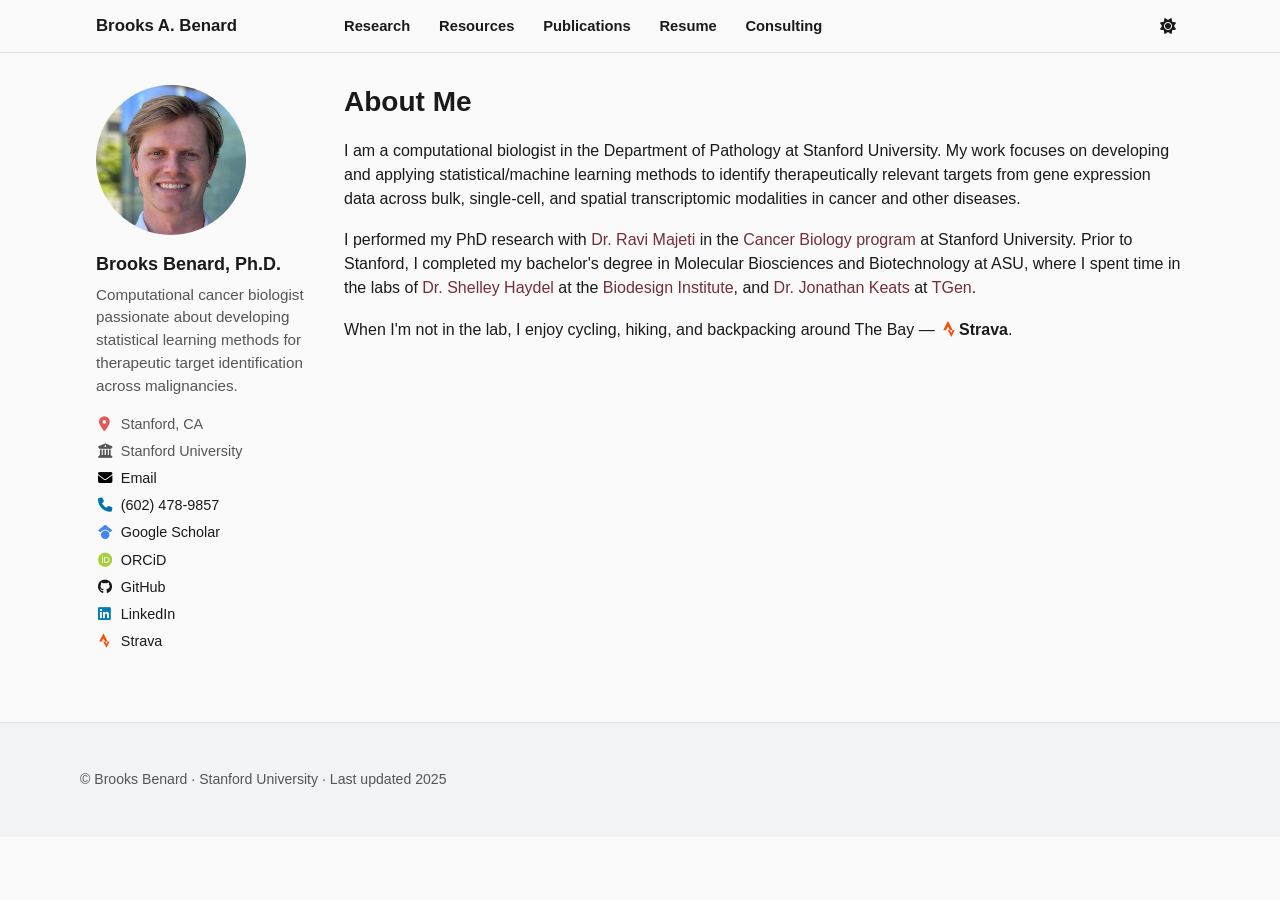
<file: index.html>
<!DOCTYPE html>
<html lang="en">
<head>
  <script async src="https://www.googletagmanager.com/gtag/js?id=G-BHRQ6LT7GG"></script>
  <script>
    window.dataLayer = window.dataLayer || [];
    function gtag(){dataLayer.push(arguments);}
    gtag('js', new Date());
    gtag('config', 'G-BHRQ6LT7GG');
  </script>
  <meta charset="UTF-8" />
  <meta name="viewport" content="width=device-width, initial-scale=1.0" />
  <script>
    (function() {
      var t = localStorage.getItem('theme');
      if (t === 'dark' || (!t && window.matchMedia('(prefers-color-scheme: dark)').matches)) {
        document.documentElement.setAttribute('data-theme', 'dark');
      }
    })();
  </script>
  <title>About Me - Brooks Benard, Ph.D.</title>
  <link rel="stylesheet" href="https://cdnjs.cloudflare.com/ajax/libs/font-awesome/6.5.1/css/all.min.css" crossorigin="anonymous" referrerpolicy="no-referrer" />
  <link rel="stylesheet" href="site.css?v=20260902e" />
</head>
<body>

<header class="masthead">
    <div class="masthead__inner">
      <a class="masthead__brand" href="index.html">Brooks A. Benard</a>
      <nav class="masthead__menu" aria-label="Main">
        <ul class="masthead__nav">
          <li><a href="research.html">Research</a></li>
          <li><a href="resources.html">Resources</a></li>
          <li><a href="publications.html">Publications</a></li>
          <li><a href="Brooks_Benard_Resume.pdf" target="_blank" rel="noopener">Resume</a></li>
          <li><a href="consulting.html">Consulting</a></li>
        </ul>
        <button type="button" class="theme-toggle" id="theme-toggle" aria-label="Toggle light and dark mode" title="Toggle theme">
          <i class="fa-solid fa-sun" id="theme-icon" aria-hidden="true"></i>
        </button>
      </nav>
    </div>
  </header>

  <div id="main">
    <aside class="sidebar" aria-label="Author profile">
      <div class="author__avatar">
        <img src="linkedin_pic.jpeg" alt="Brooks Benard" width="200" height="200" />
      </div>
      <h3 class="author__name">Brooks Benard, Ph.D.</h3>
      <p class="author__bio">Computational cancer biologist passionate about developing statistical learning methods for therapeutic target identification across malignancies.</p>
      <div class="author__urls-wrapper">
        <button class="follow-toggle" type="button" aria-expanded="false" aria-controls="author-urls">Follow</button>
        <ul class="author__urls social-icons" id="author-urls">
          <li class="author__desktop"><i class="fas fa-fw fa-location-dot icon-pad-right" aria-hidden="true"></i>Stanford, CA</li>
          <li class="author__desktop"><i class="fas fa-fw fa-building-columns icon-pad-right" aria-hidden="true"></i>Stanford University</li>
          <li><a href="mailto:bbenard@stanford.edu"><i class="fas fa-fw fa-envelope icon-pad-right" aria-hidden="true"></i>Email</a></li>
          <li><a href="tel:+16024789857"><i class="fas fa-fw fa-phone icon-pad-right" aria-hidden="true"></i>(602) 478-9857</a></li>
          <li><a href="https://scholar.google.com/citations?user=AJjgcfsAAAAJ&hl=en" target="_blank" rel="noopener"><i class="fab fa-fw fa-google-scholar icon-pad-right" aria-hidden="true"></i>Google Scholar</a></li>
          <li><a href="https://orcid.org/0000-0001-7154-744X" target="_blank" rel="noopener"><i class="fab fa-fw fa-orcid icon-pad-right" aria-hidden="true"></i>ORCiD</a></li>
          <li><a href="https://github.com/brooksbenard" target="_blank" rel="noopener"><i class="fab fa-fw fa-github icon-pad-right" aria-hidden="true"></i>GitHub</a></li>
          <li><a href="https://www.linkedin.com/in/brooksbenard/" target="_blank" rel="noopener"><i class="fab fa-fw fa-linkedin icon-pad-right" aria-hidden="true"></i>LinkedIn</a></li>
          <li><a href="https://www.strava.com/athletes/65176248" target="_blank" rel="noopener"><i class="fab fa-fw fa-strava icon-pad-right" aria-hidden="true"></i>Strava</a></li>
        </ul>
      </div>
    </aside>

    <main class="page">
      <article>
        <h1 class="page__title">About Me</h1>
        <p class="bio">
          I am a computational biologist in the Department of Pathology at Stanford University. My work focuses on developing and applying statistical/machine learning methods to identify therapeutically relevant targets from gene expression data across bulk, single-cell, and spatial transcriptomic modalities in cancer and other diseases.
        </p>
        <p class="bio">
          I performed my PhD research with <a href="https://med.stanford.edu/profiles/ravindra-majeti" target="_blank" rel="noopener">Dr. Ravi Majeti</a> in the <a href="https://med.stanford.edu/cancerbiology.html" target="_blank" rel="noopener">Cancer Biology program</a> at Stanford University. Prior to Stanford, I completed my bachelor's degree in Molecular Biosciences and Biotechnology at ASU, where I spent time in the labs of <a href="https://search.asu.edu/profile/842640" target="_blank" rel="noopener">Dr. Shelley Haydel</a> at the <a href="https://biodesign.asu.edu/" target="_blank" rel="noopener">Biodesign Institute</a>, and <a href="https://www.keatslab.org/" target="_blank" rel="noopener">Dr. Jonathan Keats</a> at <a href="https://www.tgen.org/" target="_blank" rel="noopener">TGen</a>.
        </p>
        <p class="bio">
          When I'm not in the lab, I enjoy cycling, hiking, and backpacking around The Bay — <a class="strava-link" href="https://www.strava.com/athletes/65176248" target="_blank" rel="noopener"><i class="fab fa-fw fa-strava icon-pad-right" aria-hidden="true"></i>Strava</a>.
        </p>
      </article>
    </main>
  </div>

  <footer class="page__footer">
    <div class="page__footer-inner">
      <p>© Brooks Benard · Stanford University · Last updated <span id="last-updated">2025</span></p>
    </div>
  </footer>

  <script src="site.js?v=20260902e"></script>
</body>
</html>
</file>
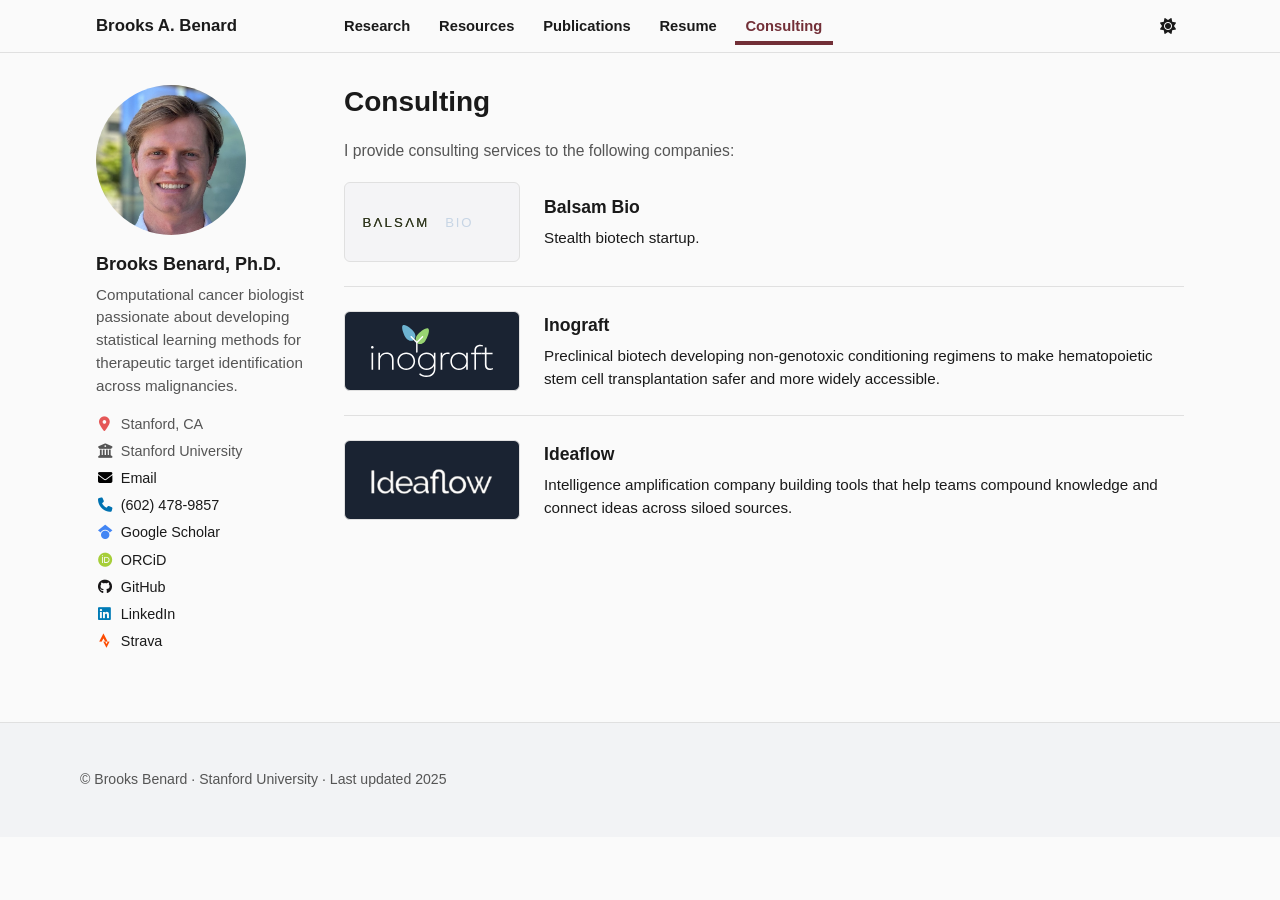
<file: consulting.html>
<!DOCTYPE html>
<html lang="en">
<head>
  <script async src="https://www.googletagmanager.com/gtag/js?id=G-BHRQ6LT7GG"></script>
  <script>
    window.dataLayer = window.dataLayer || [];
    function gtag(){dataLayer.push(arguments);}
    gtag('js', new Date());
    gtag('config', 'G-BHRQ6LT7GG');
  </script>
  <meta charset="UTF-8" />
  <meta name="viewport" content="width=device-width, initial-scale=1.0" />
  <script>
    (function() {
      var t = localStorage.getItem('theme');
      if (t === 'dark' || (!t && window.matchMedia('(prefers-color-scheme: dark)').matches)) {
        document.documentElement.setAttribute('data-theme', 'dark');
      }
    })();
  </script>
  <title>Consulting - Brooks Benard, Ph.D.</title>
  <link rel="stylesheet" href="https://cdnjs.cloudflare.com/ajax/libs/font-awesome/6.5.1/css/all.min.css" crossorigin="anonymous" referrerpolicy="no-referrer" />
  <link rel="stylesheet" href="site.css?v=20260902e" />
</head>
<body>

<header class="masthead">
    <div class="masthead__inner">
      <a class="masthead__brand" href="index.html">Brooks A. Benard</a>
      <nav class="masthead__menu" aria-label="Main">
        <ul class="masthead__nav">
          <li><a href="research.html">Research</a></li>
          <li><a href="resources.html">Resources</a></li>
          <li><a href="publications.html">Publications</a></li>
          <li><a href="Brooks_Benard_Resume.pdf" target="_blank" rel="noopener">Resume</a></li>
          <li><a href="consulting.html" class="is-active">Consulting</a></li>
        </ul>
        <button type="button" class="theme-toggle" id="theme-toggle" aria-label="Toggle light and dark mode" title="Toggle theme">
          <i class="fa-solid fa-sun" id="theme-icon" aria-hidden="true"></i>
        </button>
      </nav>
    </div>
  </header>

  <div id="main">
    <aside class="sidebar" aria-label="Author profile">
      <div class="author__avatar">
        <img src="linkedin_pic.jpeg" alt="Brooks Benard" width="200" height="200" />
      </div>
      <h3 class="author__name">Brooks Benard, Ph.D.</h3>
      <p class="author__bio">Computational cancer biologist passionate about developing statistical learning methods for therapeutic target identification across malignancies.</p>
      <div class="author__urls-wrapper">
        <button class="follow-toggle" type="button" aria-expanded="false" aria-controls="author-urls">Follow</button>
        <ul class="author__urls social-icons" id="author-urls">
          <li class="author__desktop"><i class="fas fa-fw fa-location-dot icon-pad-right" aria-hidden="true"></i>Stanford, CA</li>
          <li class="author__desktop"><i class="fas fa-fw fa-building-columns icon-pad-right" aria-hidden="true"></i>Stanford University</li>
          <li><a href="mailto:bbenard@stanford.edu"><i class="fas fa-fw fa-envelope icon-pad-right" aria-hidden="true"></i>Email</a></li>
          <li><a href="tel:+16024789857"><i class="fas fa-fw fa-phone icon-pad-right" aria-hidden="true"></i>(602) 478-9857</a></li>
          <li><a href="https://scholar.google.com/citations?user=AJjgcfsAAAAJ&hl=en" target="_blank" rel="noopener"><i class="fab fa-fw fa-google-scholar icon-pad-right" aria-hidden="true"></i>Google Scholar</a></li>
          <li><a href="https://orcid.org/0000-0001-7154-744X" target="_blank" rel="noopener"><i class="fab fa-fw fa-orcid icon-pad-right" aria-hidden="true"></i>ORCiD</a></li>
          <li><a href="https://github.com/brooksbenard" target="_blank" rel="noopener"><i class="fab fa-fw fa-github icon-pad-right" aria-hidden="true"></i>GitHub</a></li>
          <li><a href="https://www.linkedin.com/in/brooksbenard/" target="_blank" rel="noopener"><i class="fab fa-fw fa-linkedin icon-pad-right" aria-hidden="true"></i>LinkedIn</a></li>
          <li><a href="https://www.strava.com/athletes/65176248" target="_blank" rel="noopener"><i class="fab fa-fw fa-strava icon-pad-right" aria-hidden="true"></i>Strava</a></li>
        </ul>
      </div>
    </aside>

    <main class="page">
      <article>
        <h1 class="page__title">Consulting</h1>
        <p class="page__lead">I provide consulting services to the following companies:</p>

        <div class="consulting-item">
          <div class="consulting-logo consulting-logo--light consulting-logo--balsam consulting-logo--static" aria-label="Balsam Bio">
            <img src="consulting-logos/balsam-bio-logo.svg" alt="Balsam Bio logo" width="240" height="38" />
          </div>
          <div class="consulting-text">
            <h3>Balsam Bio</h3>
            <p class="consulting-summary">Stealth biotech startup.</p>
          </div>
        </div>

        <div class="consulting-item">
          <a class="consulting-logo" href="https://www.inograft.com/" target="_blank" rel="noopener" aria-label="Inograft">
            <img src="consulting-logos/inograft-logo.svg" alt="Inograft logo" width="140" height="60" />
          </a>
          <div class="consulting-text">
            <h3><a href="https://www.inograft.com/" target="_blank" rel="noopener">Inograft</a></h3>
            <p class="consulting-summary">Preclinical biotech developing non-genotoxic conditioning regimens to make hematopoietic stem cell transplantation safer and more widely accessible.</p>
          </div>
        </div>

        <div class="consulting-item">
          <a class="consulting-logo" href="https://ideaflow.io/" target="_blank" rel="noopener" aria-label="Ideaflow">
            <img src="consulting-logos/ideaflow-logo.png" alt="Ideaflow logo" width="140" height="50" />
          </a>
          <div class="consulting-text">
            <h3><a href="https://ideaflow.io/" target="_blank" rel="noopener">Ideaflow</a></h3>
            <p class="consulting-summary">Intelligence amplification company building tools that help teams compound knowledge and connect ideas across siloed sources.</p>
          </div>
        </div>
      </article>
    </main>
  </div>

  <footer class="page__footer">
    <div class="page__footer-inner">
      <p>© Brooks Benard · Stanford University · Last updated <span id="last-updated">2025</span></p>
    </div>
  </footer>

  <script src="site.js?v=20260902e"></script>
</body>
</html>
</file>
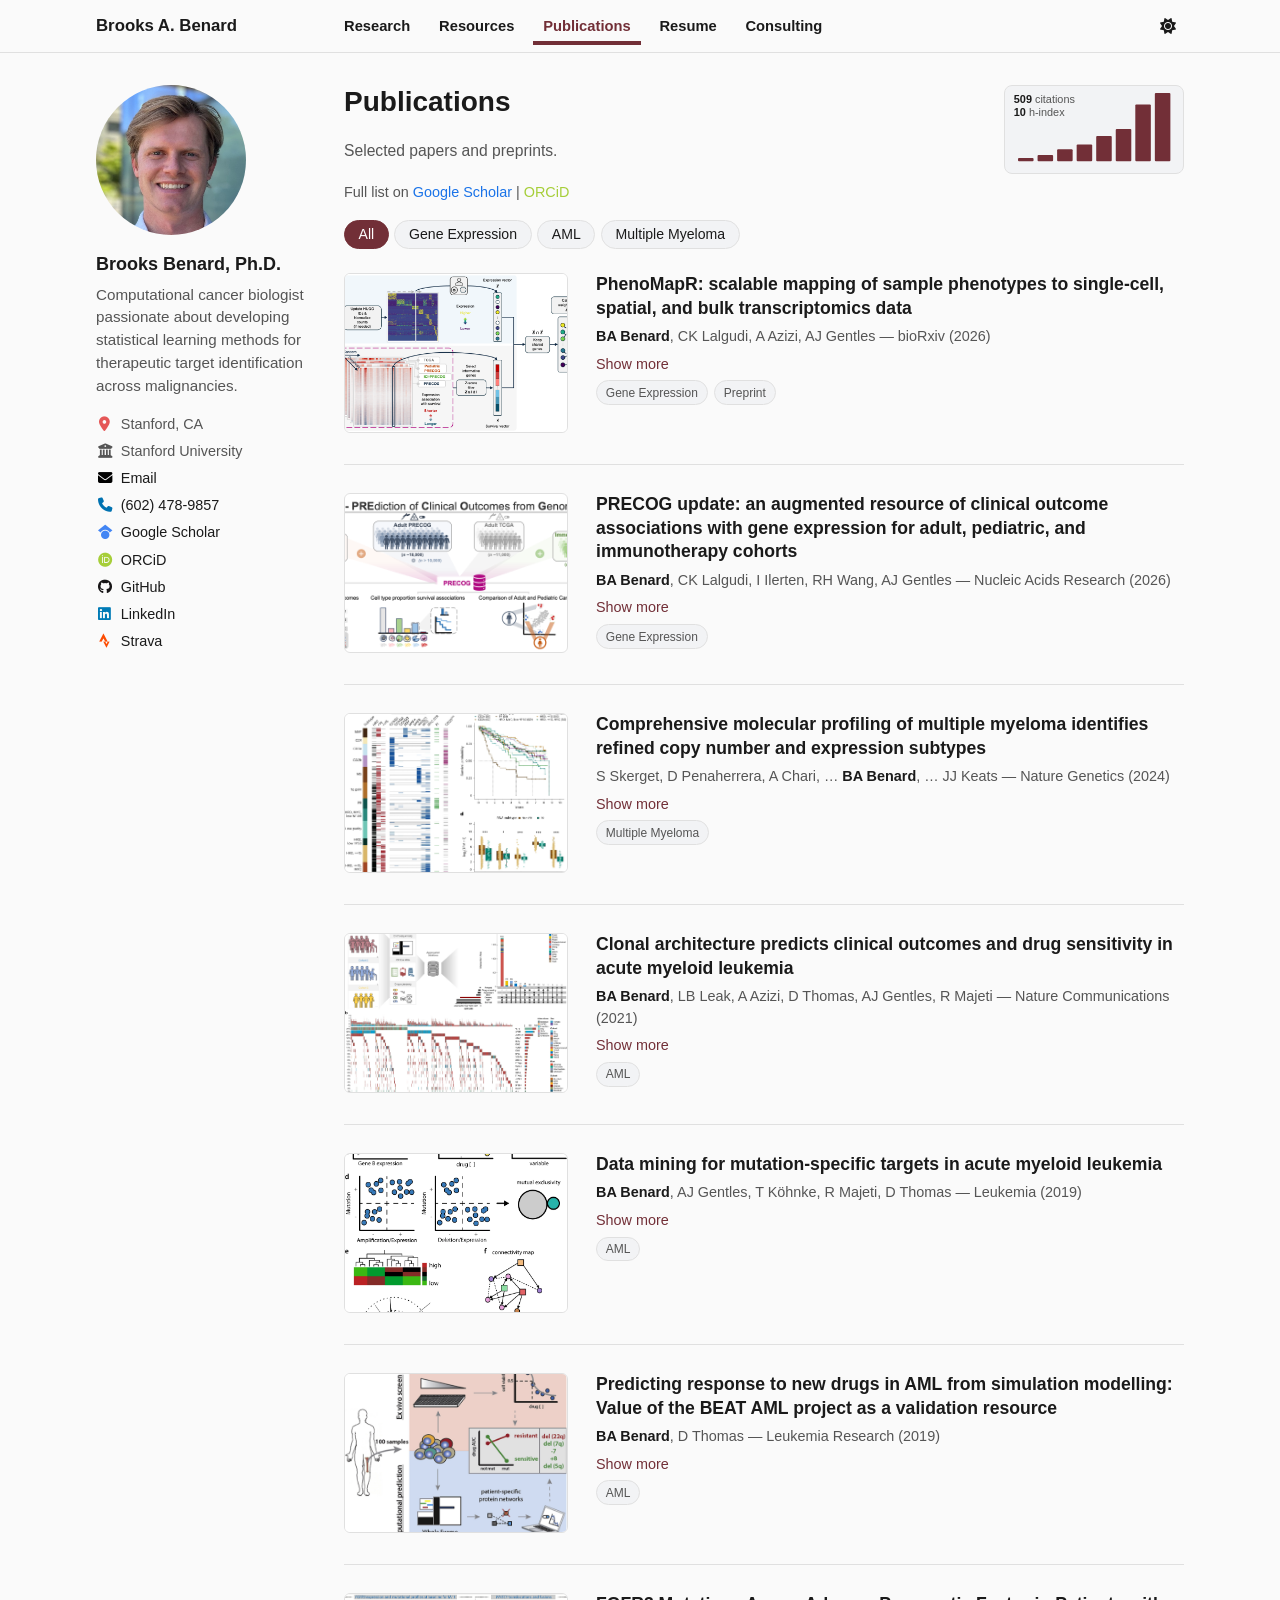
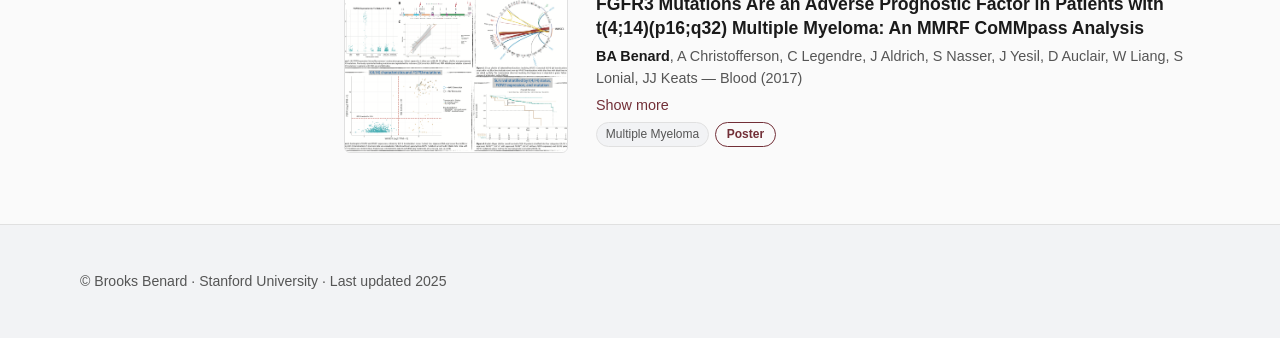
<file: publications.html>
<!DOCTYPE html>
<html lang="en">
<head>
  <script async src="https://www.googletagmanager.com/gtag/js?id=G-BHRQ6LT7GG"></script>
  <script>
    window.dataLayer = window.dataLayer || [];
    function gtag(){dataLayer.push(arguments);}
    gtag('js', new Date());
    gtag('config', 'G-BHRQ6LT7GG');
  </script>
  <meta charset="UTF-8" />
  <meta name="viewport" content="width=device-width, initial-scale=1.0" />
  <script>
    (function() {
      var t = localStorage.getItem('theme');
      if (t === 'dark' || (!t && window.matchMedia('(prefers-color-scheme: dark)').matches)) {
        document.documentElement.setAttribute('data-theme', 'dark');
      }
    })();
  </script>
  <title>Publications - Brooks Benard, Ph.D.</title>
  <link rel="stylesheet" href="https://cdnjs.cloudflare.com/ajax/libs/font-awesome/6.5.1/css/all.min.css" crossorigin="anonymous" referrerpolicy="no-referrer" />
  <link rel="stylesheet" href="site.css?v=20260902e" />
</head>
<body>

<header class="masthead">
    <div class="masthead__inner">
      <a class="masthead__brand" href="index.html">Brooks A. Benard</a>
      <nav class="masthead__menu" aria-label="Main">
        <ul class="masthead__nav">
          <li><a href="research.html">Research</a></li>
          <li><a href="resources.html">Resources</a></li>
          <li><a href="publications.html" class="is-active">Publications</a></li>
          <li><a href="Brooks_Benard_Resume.pdf" target="_blank" rel="noopener">Resume</a></li>
          <li><a href="consulting.html">Consulting</a></li>
        </ul>
        <button type="button" class="theme-toggle" id="theme-toggle" aria-label="Toggle light and dark mode" title="Toggle theme">
          <i class="fa-solid fa-sun" id="theme-icon" aria-hidden="true"></i>
        </button>
      </nav>
    </div>
  </header>

  <div id="main">
    <aside class="sidebar" aria-label="Author profile">
      <div class="author__avatar">
        <img src="linkedin_pic.jpeg" alt="Brooks Benard" width="200" height="200" />
      </div>
      <h3 class="author__name">Brooks Benard, Ph.D.</h3>
      <p class="author__bio">Computational cancer biologist passionate about developing statistical learning methods for therapeutic target identification across malignancies.</p>
      <div class="author__urls-wrapper">
        <button class="follow-toggle" type="button" aria-expanded="false" aria-controls="author-urls">Follow</button>
        <ul class="author__urls social-icons" id="author-urls">
          <li class="author__desktop"><i class="fas fa-fw fa-location-dot icon-pad-right" aria-hidden="true"></i>Stanford, CA</li>
          <li class="author__desktop"><i class="fas fa-fw fa-building-columns icon-pad-right" aria-hidden="true"></i>Stanford University</li>
          <li><a href="mailto:bbenard@stanford.edu"><i class="fas fa-fw fa-envelope icon-pad-right" aria-hidden="true"></i>Email</a></li>
          <li><a href="tel:+16024789857"><i class="fas fa-fw fa-phone icon-pad-right" aria-hidden="true"></i>(602) 478-9857</a></li>
          <li><a href="https://scholar.google.com/citations?user=AJjgcfsAAAAJ&hl=en" target="_blank" rel="noopener"><i class="fab fa-fw fa-google-scholar icon-pad-right" aria-hidden="true"></i>Google Scholar</a></li>
          <li><a href="https://orcid.org/0000-0001-7154-744X" target="_blank" rel="noopener"><i class="fab fa-fw fa-orcid icon-pad-right" aria-hidden="true"></i>ORCiD</a></li>
          <li><a href="https://github.com/brooksbenard" target="_blank" rel="noopener"><i class="fab fa-fw fa-github icon-pad-right" aria-hidden="true"></i>GitHub</a></li>
          <li><a href="https://www.linkedin.com/in/brooksbenard/" target="_blank" rel="noopener"><i class="fab fa-fw fa-linkedin icon-pad-right" aria-hidden="true"></i>LinkedIn</a></li>
          <li><a href="https://www.strava.com/athletes/65176248" target="_blank" rel="noopener"><i class="fab fa-fw fa-strava icon-pad-right" aria-hidden="true"></i>Strava</a></li>
        </ul>
      </div>
    </aside>

    <main class="page">
      <article class="publications-page">
        <a class="scholar-metrics" href="https://scholar.google.com/citations?user=AJjgcfsAAAAJ&hl=en" target="_blank" rel="noopener" aria-label="Google Scholar citations and h-index">
          <div class="scholar-metrics__stats">
            <span><strong data-scholar="citations">—</strong> citations</span>
            <span><strong data-scholar="h-index">—</strong> h-index</span>
          </div>
          <svg class="scholar-metrics__chart" viewBox="0 0 160 72" role="img" aria-hidden="true">
            <g class="scholar-metrics__bars" fill="currentColor"></g>
          </svg>
        </a>

        <h1 class="page__title">Publications</h1>
        <p class="page__lead">Selected papers and preprints.</p>
        <p class="pub-links">Full list on <a href="https://scholar.google.com/citations?user=AJjgcfsAAAAJ&hl=en" target="_blank" rel="noopener" class="scholar-link">Google Scholar</a> | <a href="https://orcid.org/0000-0001-7154-744X" target="_blank" rel="noopener" class="orcid-link">ORCiD</a></p>

        <div class="filters" role="group" aria-label="Filter publications by category">
          <button type="button" class="filter-btn active" data-filter="all">All</button>
          <button type="button" class="filter-btn" data-filter="gene-expression">Gene Expression</button>
          <button type="button" class="filter-btn" data-filter="aml">AML</button>
          <button type="button" class="filter-btn" data-filter="multiple-myeloma">Multiple Myeloma</button>
        </div>

        <div class="pub" data-tags="gene-expression">
          <div class="pub-img">
            <img src="resource-logos/phenomapr_manuscript_schematic.png" alt="Representative schematic for PhenoMapR preprint" />
          </div>
          <div class="pub-text">
            <div class="title"><a href="https://www.biorxiv.org/content/10.64898/2026.09.08.749933v1" target="_blank" rel="noopener">PhenoMapR: scalable mapping of sample phenotypes to single-cell, spatial, and bulk transcriptomics data</a></div>
            <div class="meta"><strong>BA Benard</strong>, CK Lalgudi, A Azizi, AJ Gentles — bioRxiv (2026)</div>
            <div class="abstract" hidden data-full="Single-cell and spatial transcriptomic studies often lack sufficient sample size to compute robust statistical associations between a sample-level phenotype and cell types or spatial locations. In contrast, lower resolution methods such as bulk gene expression profiling have been applied at scale in large, annotated datasets, providing reliable signatures for phenotype associations. We introduce PhenoMapR, a semi-supervised method designed to integrate the phenotypic rigor of large-scale bulk expression studies with the cellular and spatial granularity of single-cell and spatial transcriptomics. PhenoMapR achieves this by deriving and mapping bulk gene expression signatures onto cells and spatial locations in a computationally efficient and scalable manner. The framework is broadly applicable across biological contexts, supporting the mapping of binary, continuous, and survival phenotypes derived from bulk expression studies across transcriptomic data modalities. This enables the identification of biologically-relevant cellular populations and spatial niches for experimental validation and therapeutic intervention."></div>
            <div class="abstract-actions"><button type="button" class="show-more">Show more</button></div>
            <div class="tags"><span class="tag">Gene Expression</span><span class="tag">Preprint</span></div>
          </div>
        </div>

        <div class="pub" data-tags="gene-expression">
          <div class="pub-img">
            <img src="resource-logos/PRECOG_Vizual.png" alt="Representative figure for PRECOG paper" />
          </div>
          <div class="pub-text">
            <div class="title"><a href="https://doi.org/10.1093/nar/gkaf1215" target="_blank" rel="noopener">PRECOG update: an augmented resource of clinical outcome associations with gene expression for adult, pediatric, and immunotherapy cohorts</a></div>
            <div class="meta"><strong>BA Benard</strong>, CK Lalgudi, I Ilerten, RH Wang, AJ Gentles — Nucleic Acids Research (2026)</div>
            <div class="abstract" hidden data-full="Gene expression can be used to define prognostic and predictive biomarkers across cancers and treatment modalities. PRECOG (https://precog.stanford.edu) is a compendium of datasets with gene expression and clinical outcomes that facilitates visualization of associations between genomic profiles and patient survival. Here, we augment the existing PRECOG with over 10,000 new patients in previously poorly represented adult cancer types, as well as adding annotated pediatric and immunotherapy treated cohorts. Pediatric PRECOG comprises over 3,000 patients across 12 cancers; while the checkpoint inhibitor (ICI) PRECOG contains over 4,000 patients across 20 cancer subtypes from 80 distinct datasets across 51 studies. Together this represents a doubling in the size of the PRECOG database. We compute and visualize associations of gene expression with survival outcomes using Cox regression for time-to-event, or logistic regression for responder versus nonresponder, across all datasets. We also estimate cell type fractions in samples via computational deconvolution using CIBERSORTx, to identify survival associations at the level of cell types. All expression data, clinical annotations, and gene and cell type survival z-scores and meta-z scores for adult, pediatric, and ICI PRECOG, are available for interactive analysis and download, along with Kaplan-Meier and boxplot visualizations. This updated resource will provide new insights into biomarkers for specific therapies, populations, and cancer types."></div>
            <div class="abstract-actions"><button type="button" class="show-more">Show more</button></div>
            <div class="tags"><span class="tag">Gene Expression</span></div>
          </div>
        </div>

        <div class="pub" data-tags="multiple-myeloma">
          <div class="pub-img">
            <img src="resource-logos/MMRF_CoMMpass_vizual.png" alt="Representative figure for MMRF CoMMpass multiple myeloma paper" />
          </div>
          <div class="pub-text">
            <div class="title"><a href="https://doi.org/10.1038/s41588-024-01853-0" target="_blank" rel="noopener">Comprehensive molecular profiling of multiple myeloma identifies refined copy number and expression subtypes</a></div>
            <div class="meta">S Skerget, D Penaherrera, A Chari, … <strong>BA Benard</strong>, … JJ Keats — Nature Genetics (2024)</div>
            <div class="abstract" hidden data-full="Multiple myeloma is a treatable, but currently incurable, hematological malignancy of plasma cells characterized by diverse and complex tumor genetics for which precision medicine approaches to treatment are lacking. The Multiple Myeloma Research Foundation's Relating Clinical Outcomes in Multiple Myeloma to Personal Assessment of Genetic Profile study (NCT01454297) is a longitudinal, observational clinical study of newly diagnosed patients with multiple myeloma (n = 1,143) where tumor samples are characterized using whole-genome sequencing, whole-exome sequencing and RNA sequencing at diagnosis and progression, and clinical data are collected every 3 months. Analyses of the baseline cohort identified genes that are the target of recurrent gain-of-function and loss-of-function events. Consensus clustering identified 8 and 12 unique copy number and expression subtypes of myeloma, respectively, identifying high-risk genetic subtypes and elucidating many of the molecular underpinnings of these unique biological groups. Analysis of serial samples showed that 25.5% of patients transition to a high-risk expression subtype at progression. We observed robust expression of immunotherapy targets in this subtype, suggesting a potential therapeutic option."></div>
            <div class="abstract-actions"><button type="button" class="show-more">Show more</button></div>
            <div class="tags"><span class="tag">Multiple Myeloma</span></div>
          </div>
        </div>

        <div class="pub" data-tags="aml">
          <div class="pub-img">
            <img src="resource-logos/Clonal_Architecture_Vizual.webp" alt="Representative figure for AML clonal architecture paper" />
          </div>
          <div class="pub-text">
            <div class="title"><a href="https://doi.org/10.1038/s41467-021-27472-5" target="_blank" rel="noopener">Clonal architecture predicts clinical outcomes and drug sensitivity in acute myeloid leukemia</a></div>
            <div class="meta"><strong>BA Benard</strong>, LB Leak, A Azizi, D Thomas, AJ Gentles, R Majeti — Nature Communications (2021)</div>
            <div class="abstract" hidden data-full="The impact of clonal heterogeneity on disease behavior or drug response in acute myeloid leukemia remains poorly understood. Using a cohort of 2,829 patients, we identify features of clonality associated with clinical features and drug sensitivities. High variant allele frequency for 7 mutations (including NRAS and TET2) associate with dismal prognosis; elevated GATA2 variant allele frequency correlates with better outcomes. Clinical features such as white blood cell count and blast percentage correlate with the subclonal abundance of mutations such as TP53 and IDH1. Furthermore, patients with cohesin mutations occurring before NPM1, or transcription factor mutations occurring before splicing factor mutations, show shorter survival. Surprisingly, a branched pattern of clonal evolution is associated with superior clinical outcomes. Finally, several mutations (including NRAS and IDH1) predict drug sensitivity based on their subclonal abundance. Together, these results demonstrate the importance of assessing clonal heterogeneity with implications for prognosis and actionable biomarkers for therapy."></div>
            <div class="abstract-actions"><button type="button" class="show-more">Show more</button></div>
            <div class="tags"><span class="tag">AML</span></div>
          </div>
        </div>

        <div class="pub" data-tags="aml">
          <div class="pub-img">
            <img src="resource-logos/Data_Mining_Vizual.webp" alt="Representative figure for AML data mining review" />
          </div>
          <div class="pub-text">
            <div class="title"><a href="https://doi.org/10.1038/s41375-019-0387-y" target="_blank" rel="noopener">Data mining for mutation-specific targets in acute myeloid leukemia</a></div>
            <div class="meta"><strong>BA Benard</strong>, AJ Gentles, T Köhnke, R Majeti, D Thomas — Leukemia (2019)</div>
            <div class="abstract" hidden data-full="Three mutation-specific targeted therapies have recently been approved by the FDA for the treatment of acute myeloid leukemia (AML): midostaurin for FLT3 mutations, enasidenib for relapsed or refractory cases with IDH2 mutations, and ivosidenib for cases with an IDH1 mutation. Together, these agents offer a mutation-directed treatment approach for up to 45% of de novo adult AML cases, a welcome deluge after a prolonged drought. At the same time, a number of computational tools have recently been developed that promise to further accelerate progress in mutation-specific therapy for AML and other cancers. Technical advances together with comprehensively annotated AML tissue banks have resulted in the availability of large and complex data sets for exploration by the end-user, including (i) microarray gene expression, (ii) exome sequencing, (iii) deep sequencing data of sub-clone heterogeneity, (iv) RNA sequencing of gene expression (bulk and single cell), (v) DNA methylation and chromatin, (vi) and germline quantitative trait loci. Yet few clinicians or experimental hematologists have the time or the training to access or analyze these repositories. This review summarizes the data sets and bioinformatic tools currently available to further the discovery of mutation-specific targets with an emphasis on web-based applications that are open, accessible, user-friendly, and do not require coding experience to navigate. We show examples of how available data can be mined to identify potential targets using synthetic lethality, drug repurposing, epigenetic sub-grouping, and proteomic networks while also highlighting strengths and limitations and the need for superior models for validation."></div>
            <div class="abstract-actions"><button type="button" class="show-more">Show more</button></div>
            <div class="tags"><span class="tag">AML</span></div>
          </div>
        </div>

        <div class="pub" data-tags="aml">
          <div class="pub-img">
            <img src="resource-logos/BeatAML_commentary_Vizual.jpg" alt="Representative figure for BEAT AML commentary" />
          </div>
          <div class="pub-text">
            <div class="title"><a href="https://doi.org/10.1016/j.leukres.2019.02.006" target="_blank" rel="noopener">Predicting response to new drugs in AML from simulation modelling: Value of the BEAT AML project as a validation resource</a></div>
            <div class="meta"><strong>BA Benard</strong>, D Thomas — Leukemia Research (2019)</div>
            <div class="abstract" hidden data-full="Editorial commentary on predicting response to new drugs in acute myeloid leukemia from simulation modelling, highlighting the value of the BEAT AML project as a validation resource for computational approaches to drug sensitivity."></div>
            <div class="abstract-actions"><button type="button" class="show-more">Show more</button></div>
            <div class="tags"><span class="tag">AML</span></div>
          </div>
        </div>

        <div class="pub" data-tags="multiple-myeloma">
          <div class="pub-img">
            <img src="resource-logos/FGFR3_Vizual.png" alt="Representative figure for FGFR3 MMRF CoMMpass paper" />
          </div>
          <div class="pub-text">
            <div class="title"><a href="https://www.sciencedirect.com/science/article/pii/S0006497119835437" target="_blank" rel="noopener">FGFR3 Mutations Are an Adverse Prognostic Factor in Patients with t(4;14)(p16;q32) Multiple Myeloma: An MMRF CoMMpass Analysis</a></div>
            <div class="meta"><strong>BA Benard</strong>, A Christofferson, C Legendre, J Aldrich, S Nasser, J Yesil, D Auclair, W Liang, S Lonial, JJ Keats — Blood (2017)</div>
            <div class="abstract" hidden data-full="Using the MMRF CoMMpass study, we analyzed FGFR3 expression and mutation status in patients with t(4;14) multiple myeloma. Whole-exome sequencing detected non-synonymous FGFR3 mutations in 20% of t(4;14) patients. Survival analysis showed a statistically significant adverse prognosis in t(4;14)+ FGFR3mut-expressing patients (median survival = 2.8 years) compared with t(4;14)+ FGFR3wt-expressing patients (median survival not reached). Although WHSC1 is the primary target of t(4;14), these results support mutated FGFR3 as a gain-of-function event associated with worse disease in t(4;14) patients."></div>
            <div class="abstract-actions"><button type="button" class="show-more">Show more</button></div>
            <div class="tags">
              <span class="tag">Multiple Myeloma</span>
              <a class="tag-link" href="ASH_2017_MMRF_CoMMpass_FGFR3_mutations_KeatsLab.pdf" target="_blank" rel="noopener">Poster</a>
            </div>
          </div>
        </div>
      </article>
    </main>
  </div>

  <footer class="page__footer">
    <div class="page__footer-inner">
      <p>© Brooks Benard · Stanford University · Last updated <span id="last-updated">2025</span></p>
    </div>
  </footer>

  <script src="site.js?v=20260902e"></script>
</body>
</html>
</file>
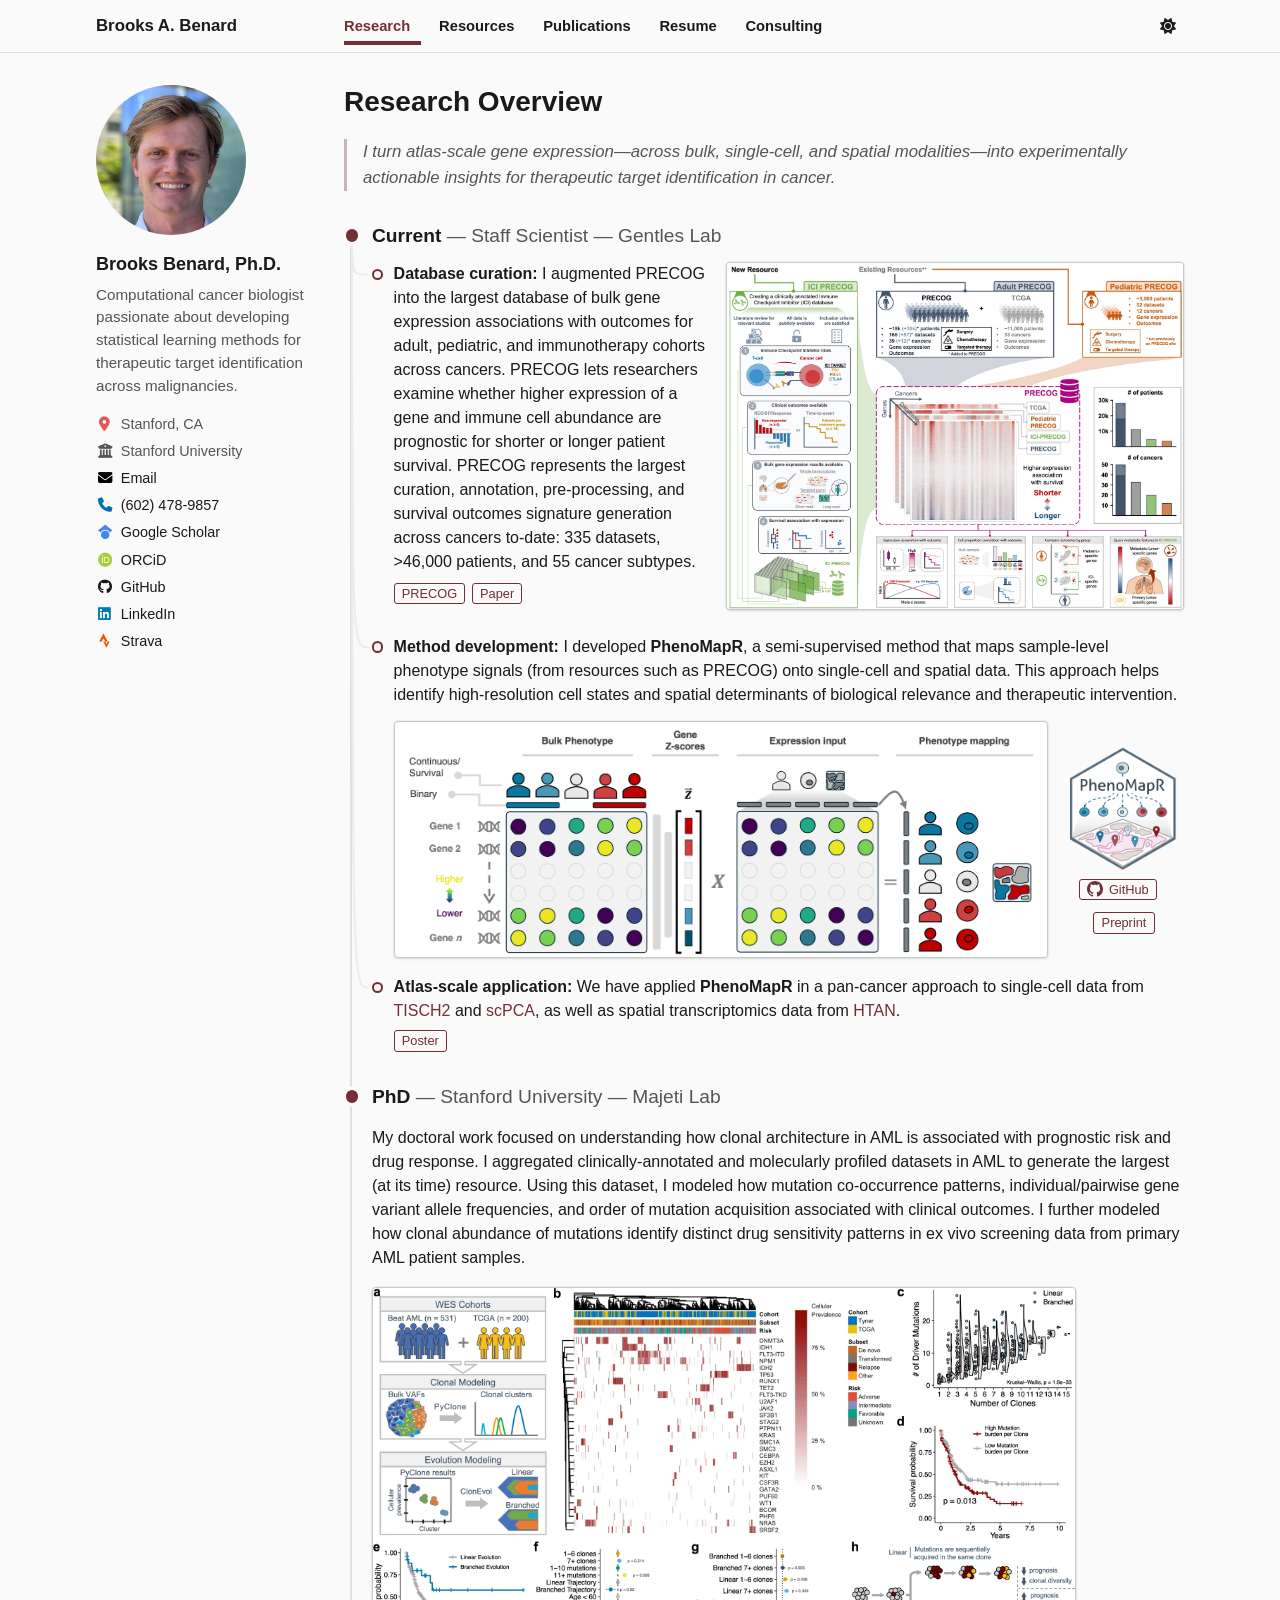
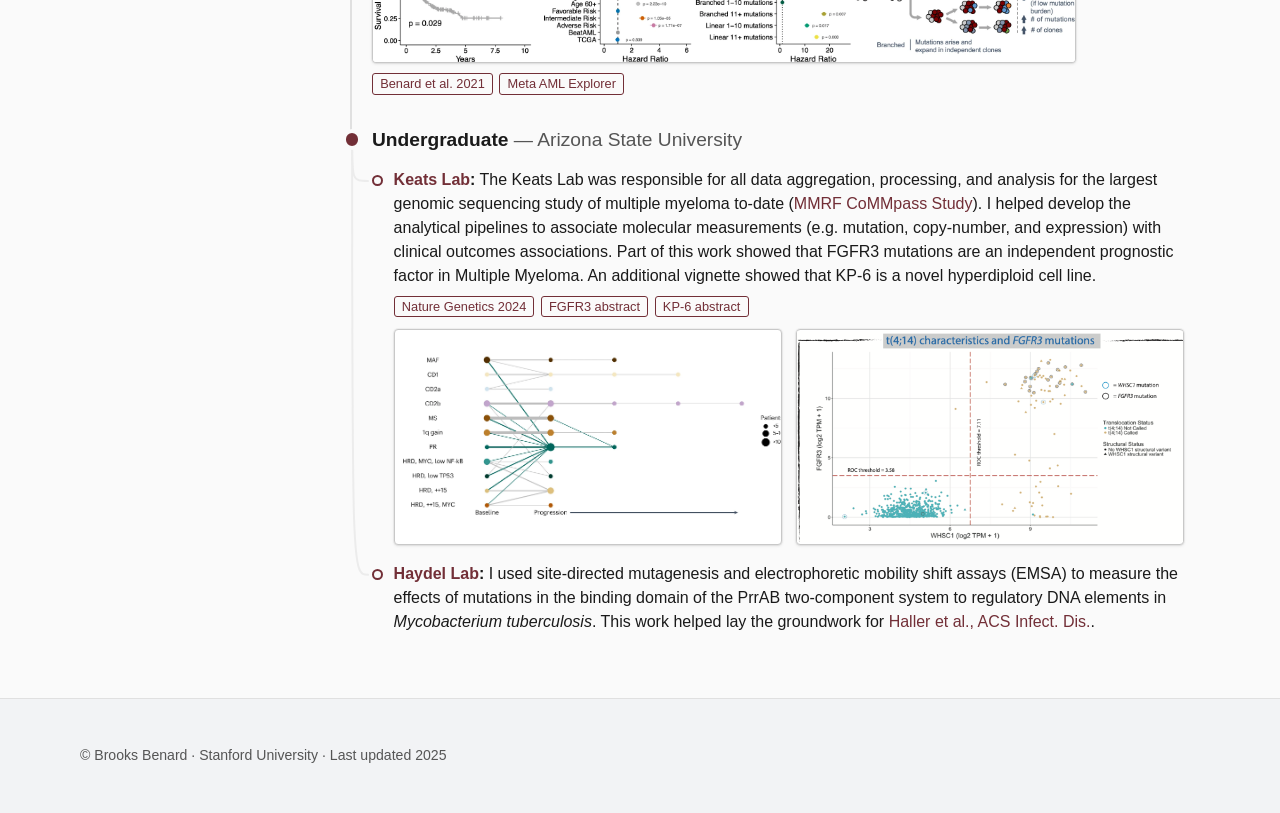
<file: research.html>
<!DOCTYPE html>
<html lang="en">
<head>
  <script async src="https://www.googletagmanager.com/gtag/js?id=G-BHRQ6LT7GG"></script>
  <script>
    window.dataLayer = window.dataLayer || [];
    function gtag(){dataLayer.push(arguments);}
    gtag('js', new Date());
    gtag('config', 'G-BHRQ6LT7GG');
  </script>
  <meta charset="UTF-8" />
  <meta name="viewport" content="width=device-width, initial-scale=1.0" />
  <script>
    (function() {
      var t = localStorage.getItem('theme');
      if (t === 'dark' || (!t && window.matchMedia('(prefers-color-scheme: dark)').matches)) {
        document.documentElement.setAttribute('data-theme', 'dark');
      }
    })();
  </script>
  <title>Research Overview - Brooks Benard, Ph.D.</title>
  <link rel="stylesheet" href="https://cdnjs.cloudflare.com/ajax/libs/font-awesome/6.5.1/css/all.min.css" crossorigin="anonymous" referrerpolicy="no-referrer" />
  <link rel="stylesheet" href="site.css?v=20260902e" />
</head>
<body>

<header class="masthead">
    <div class="masthead__inner">
      <a class="masthead__brand" href="index.html">Brooks A. Benard</a>
      <nav class="masthead__menu" aria-label="Main">
        <ul class="masthead__nav">
          <li><a href="research.html" class="is-active">Research</a></li>
          <li><a href="resources.html">Resources</a></li>
          <li><a href="publications.html">Publications</a></li>
          <li><a href="Brooks_Benard_Resume.pdf" target="_blank" rel="noopener">Resume</a></li>
          <li><a href="consulting.html">Consulting</a></li>
        </ul>
        <button type="button" class="theme-toggle" id="theme-toggle" aria-label="Toggle light and dark mode" title="Toggle theme">
          <i class="fa-solid fa-sun" id="theme-icon" aria-hidden="true"></i>
        </button>
      </nav>
    </div>
  </header>

  <div id="main">
    <aside class="sidebar" aria-label="Author profile">
      <div class="author__avatar">
        <img src="linkedin_pic.jpeg" alt="Brooks Benard" width="200" height="200" />
      </div>
      <h3 class="author__name">Brooks Benard, Ph.D.</h3>
      <p class="author__bio">Computational cancer biologist passionate about developing statistical learning methods for therapeutic target identification across malignancies.</p>
      <div class="author__urls-wrapper">
        <button class="follow-toggle" type="button" aria-expanded="false" aria-controls="author-urls">Follow</button>
        <ul class="author__urls social-icons" id="author-urls">
          <li class="author__desktop"><i class="fas fa-fw fa-location-dot icon-pad-right" aria-hidden="true"></i>Stanford, CA</li>
          <li class="author__desktop"><i class="fas fa-fw fa-building-columns icon-pad-right" aria-hidden="true"></i>Stanford University</li>
          <li><a href="mailto:bbenard@stanford.edu"><i class="fas fa-fw fa-envelope icon-pad-right" aria-hidden="true"></i>Email</a></li>
          <li><a href="tel:+16024789857"><i class="fas fa-fw fa-phone icon-pad-right" aria-hidden="true"></i>(602) 478-9857</a></li>
          <li><a href="https://scholar.google.com/citations?user=AJjgcfsAAAAJ&hl=en" target="_blank" rel="noopener"><i class="fab fa-fw fa-google-scholar icon-pad-right" aria-hidden="true"></i>Google Scholar</a></li>
          <li><a href="https://orcid.org/0000-0001-7154-744X" target="_blank" rel="noopener"><i class="fab fa-fw fa-orcid icon-pad-right" aria-hidden="true"></i>ORCiD</a></li>
          <li><a href="https://github.com/brooksbenard" target="_blank" rel="noopener"><i class="fab fa-fw fa-github icon-pad-right" aria-hidden="true"></i>GitHub</a></li>
          <li><a href="https://www.linkedin.com/in/brooksbenard/" target="_blank" rel="noopener"><i class="fab fa-fw fa-linkedin icon-pad-right" aria-hidden="true"></i>LinkedIn</a></li>
          <li><a href="https://www.strava.com/athletes/65176248" target="_blank" rel="noopener"><i class="fab fa-fw fa-strava icon-pad-right" aria-hidden="true"></i>Strava</a></li>
        </ul>
      </div>
    </aside>

    <main class="page">
      <article class="research-overview">
        <h1 class="page__title">Research Overview</h1>
        <blockquote class="research-lead">
          I turn atlas-scale gene expression—across bulk, single-cell, and spatial modalities—into experimentally actionable insights for therapeutic target identification in cancer.
        </blockquote>

          <div class="research-timeline">
            <div class="research-timeline__line" aria-hidden="true"></div>

            <section class="research-section research-section--branched">
              <h2>Current <span class="research-heading-meta">— Staff Scientist — <a href="https://ajglab.org/" target="_blank" rel="noopener">Gentles Lab</a></span></h2>
              <svg class="research-branches__curves" aria-hidden="true"></svg>
              <ul class="research-branches__list">
                <li class="research-branch research-branch--split">
                  <span class="research-branch__dot" aria-hidden="true"></span>
                  <div class="research-branch__body">
                    <figure class="research-branch__figure">
                      <img src="resource-logos/PRECOG_2_Vizual.jpeg" alt="PRECOG database visualization" width="2740" height="2077" loading="lazy" />
                    </figure>
                    <p class="bio"><strong>Database curation:</strong> I augmented PRECOG into the largest database of bulk gene expression associations with outcomes for adult, pediatric, and immunotherapy cohorts across cancers. PRECOG lets researchers examine whether higher expression of a gene and immune cell abundance are prognostic for shorter or longer patient survival. PRECOG represents the largest curation, annotation, pre-processing, and survival outcomes signature generation across cancers to-date: 335 datasets, &gt;46,000 patients, and 55 cancer subtypes.</p>
                    <div class="research-branch__links">
                      <a class="project-link" href="https://precog.stanford.edu/" target="_blank" rel="noopener">PRECOG</a>
                      <a class="project-link" href="https://doi.org/10.1093/nar/gkaf1215" target="_blank" rel="noopener">Paper</a>
                    </div>
                  </div>
                </li>
                <li class="research-branch research-branch--stack">
                  <span class="research-branch__dot" aria-hidden="true"></span>
                  <div class="research-branch__body">
                    <p class="bio"><strong>Method development:</strong> I developed <strong>PhenoMapR</strong>, a semi-supervised method that maps sample-level phenotype signals (from resources such as PRECOG) onto single-cell and spatial data. This approach helps identify high-resolution cell states and spatial determinants of biological relevance and therapeutic intervention.</p>
                    <div class="research-branch__method-media">
                      <figure class="research-branch__figure research-branch__figure--viz">
                        <img src="resource-logos/PhenoMapR_Vizual_2.png" alt="PhenoMapR method visualization" width="1562" height="563" loading="lazy" />
                      </figure>
                      <div class="research-branch__method-aside">
                        <figure class="research-branch__figure research-branch__figure--logo">
                          <img src="resource-logos/PhenoMapR_logo.png" alt="PhenoMapR logo" width="518" height="600" loading="lazy" />
                        </figure>
                        <div class="research-branch__links project-links">
                          <a class="project-link" href="https://github.com/brooksbenard/PhenoMapR" target="_blank" rel="noopener" data-repo="brooksbenard/PhenoMapR">
                            <svg viewBox="0 0 16 16" fill="currentColor" aria-hidden="true"><path d="M8 0C3.58 0 0 3.58 0 8c0 3.54 2.29 6.53 5.47 7.59.4.07.55-.17.55-.38 0-.19-.01-.82-.01-1.49-2.01.37-2.53-.49-2.69-.94-.09-.23-.48-.94-.82-1.13-.28-.15-.68-.52-.01-.53.63-.01 1.08.58 1.23.82.72 1.21 1.87.87 2.33.66.07-.52.28-.87.51-1.07-1.78-.2-3.64-.89-3.64-3.95 0-.87.31-1.59.82-2.15-.08-.2-.36-1.02.08-2.12 0 0 .67-.21 2.2.82.64-.18 1.32-.27 2-.27.68 0 1.36.09 2 .27 1.53-1.04 2.2-.82 2.2-.82.44 1.1.16 1.92.08 2.12.51.56.82 1.27.82 2.15 0 3.07-1.87 3.75-3.65 3.95.29.25.54.73.54 1.48 0 1.07-.01 1.93-.01 2.2 0 .21.15.46.55.38A8.013 8.013 0 0016 8c0-4.42-3.58-8-8-8z"/></svg>
                            GitHub
                          </a>
                          <span class="github-stats" aria-live="polite"><span class="stat-loading">Loading stats…</span></span>
                          <a class="project-link" href="https://www.biorxiv.org/content/10.64898/2026.09.08.749933v1" target="_blank" rel="noopener">Preprint</a>
                        </div>
                      </div>
                    </div>
                  </div>
                </li>
                <li class="research-branch">
                  <span class="research-branch__dot" aria-hidden="true"></span>
                  <div class="research-branch__body">
                    <p class="bio"><strong>Atlas-scale application:</strong> We have applied <strong>PhenoMapR</strong> in a pan-cancer approach to single-cell data from <a href="https://tisch.compbio.cn/" target="_blank" rel="noopener">TISCH2</a> and <a href="https://scpca.alexslemonade.org/" target="_blank" rel="noopener">scPCA</a>, as well as spatial transcriptomics data from <a href="https://humantumoratlas.org/" target="_blank" rel="noopener">HTAN</a>.</p>
                    <div class="research-branch__links">
                      <a class="project-link" href="AI_Cancer_Poster.pdf" target="_blank" rel="noopener">Poster</a>
                    </div>
                  </div>
                </li>
              </ul>
            </section>

            <section class="research-section">
              <h2>PhD <span class="research-heading-meta">— Stanford University — <a href="https://med.stanford.edu/majetilab.html" target="_blank" rel="noopener">Majeti Lab</a></span></h2>
              <p class="bio">My doctoral work focused on understanding how clonal architecture in AML is associated with prognostic risk and drug response. I aggregated clinically-annotated and molecularly profiled datasets in AML to generate the largest (at its time) resource. Using this dataset, I modeled how mutation co-occurrence patterns, individual/pairwise gene variant allele frequencies, and order of mutation acquisition associated with clinical outcomes. I further modeled how clonal abundance of mutations identify distinct drug sensitivity patterns in ex vivo screening data from primary AML patient samples.</p>
              <div class="research-branch__phd-media">
                <figure class="research-branch__figure research-branch__figure--phd">
                  <img src="resource-logos/MetaAML_vizual.webp" alt="MetaAML clonal architecture visualization" width="1994" height="1062" loading="lazy" />
                </figure>
                <div class="research-branch__links research-branch__phd-links">
                  <a class="project-link" href="https://doi.org/10.1038/s41467-021-27472-5" target="_blank" rel="noopener">Benard et al. 2021</a>
                  <a class="project-link" href="https://brooks-benard.shinyapps.io/MetaAML_Shiny/" target="_blank" rel="noopener">Meta AML Explorer</a>
                </div>
              </div>
            </section>

            <section class="research-section research-section--branched research-section--undergrad">
              <h2>Undergraduate <span class="research-heading-meta">— Arizona State University</span></h2>
              <svg class="research-branches__curves" aria-hidden="true"></svg>
              <ul class="research-branches__list">
                <li class="research-branch">
                  <span class="research-branch__dot" aria-hidden="true"></span>
                  <div class="research-branch__body">
                    <p class="bio"><strong><a href="https://www.keatslab.org/" target="_blank" rel="noopener">Keats Lab</a>:</strong> The Keats Lab was responsible for all data aggregation, processing, and analysis for the largest genomic sequencing study of multiple myeloma to-date (<a href="https://themmrf.org/finding-a-cure/personalized-treatment-approaches/" target="_blank" rel="noopener">MMRF CoMMpass Study</a>). I helped develop the analytical pipelines to associate molecular measurements (e.g. mutation, copy-number, and expression) with clinical outcomes associations. Part of this work showed that FGFR3 mutations are an independent prognostic factor in Multiple Myeloma. An additional vignette showed that KP-6 is a novel hyperdiploid cell line.</p>
                    <div class="research-branch__links">
                      <a class="project-link" href="https://www.nature.com/articles/s41588-024-01853-0" target="_blank" rel="noopener">Nature Genetics 2024</a>
                      <a class="project-link" href="https://www.sciencedirect.com/science/article/pii/S0006497119835437" target="_blank" rel="noopener">FGFR3 abstract</a>
                      <a class="project-link" href="https://www.sciencedirect.com/science/article/pii/S000649711933280X" target="_blank" rel="noopener">KP-6 abstract</a>
                    </div>
                    <div class="research-branch__keats-media">
                      <figure class="research-branch__figure">
                        <img src="resource-logos/CoMMpass_timepoints.png" alt="MMRF CoMMpass study timepoints" width="1734" height="746" loading="lazy" />
                      </figure>
                      <figure class="research-branch__figure">
                        <img src="resource-logos/FGFR3_mutation_status.png" alt="FGFR3 mutation status in multiple myeloma" width="1224" height="668" loading="lazy" />
                      </figure>
                    </div>
                  </div>
                </li>
                <li class="research-branch">
                  <span class="research-branch__dot" aria-hidden="true"></span>
                  <p class="bio"><strong><a href="https://search.asu.edu/profile/842640" target="_blank" rel="noopener">Haydel Lab</a>:</strong> I used site-directed mutagenesis and electrophoretic mobility shift assays (EMSA) to measure the effects of mutations in the binding domain of the PrrAB two-component system to regulatory DNA elements in <em>Mycobacterium tuberculosis</em>. This work helped lay the groundwork for <a href="https://pubs.acs.org/aidcbc/article-abstract/11/11/3152/3663120/PrrAB-is-a-Selective-Therapeutic-Target-and?redirectedFrom=fulltext" target="_blank" rel="noopener">Haller et al., ACS Infect. Dis.</a>.</p>
                </li>
              </ul>
            </section>
          </div>
      </article>
    </main>
  </div>

  <footer class="page__footer">
    <div class="page__footer-inner">
      <p>© Brooks Benard · Stanford University · Last updated <span id="last-updated">2025</span></p>
    </div>
  </footer>

  <script src="site.js?v=20260902e"></script>
</body>
</html>
</file>
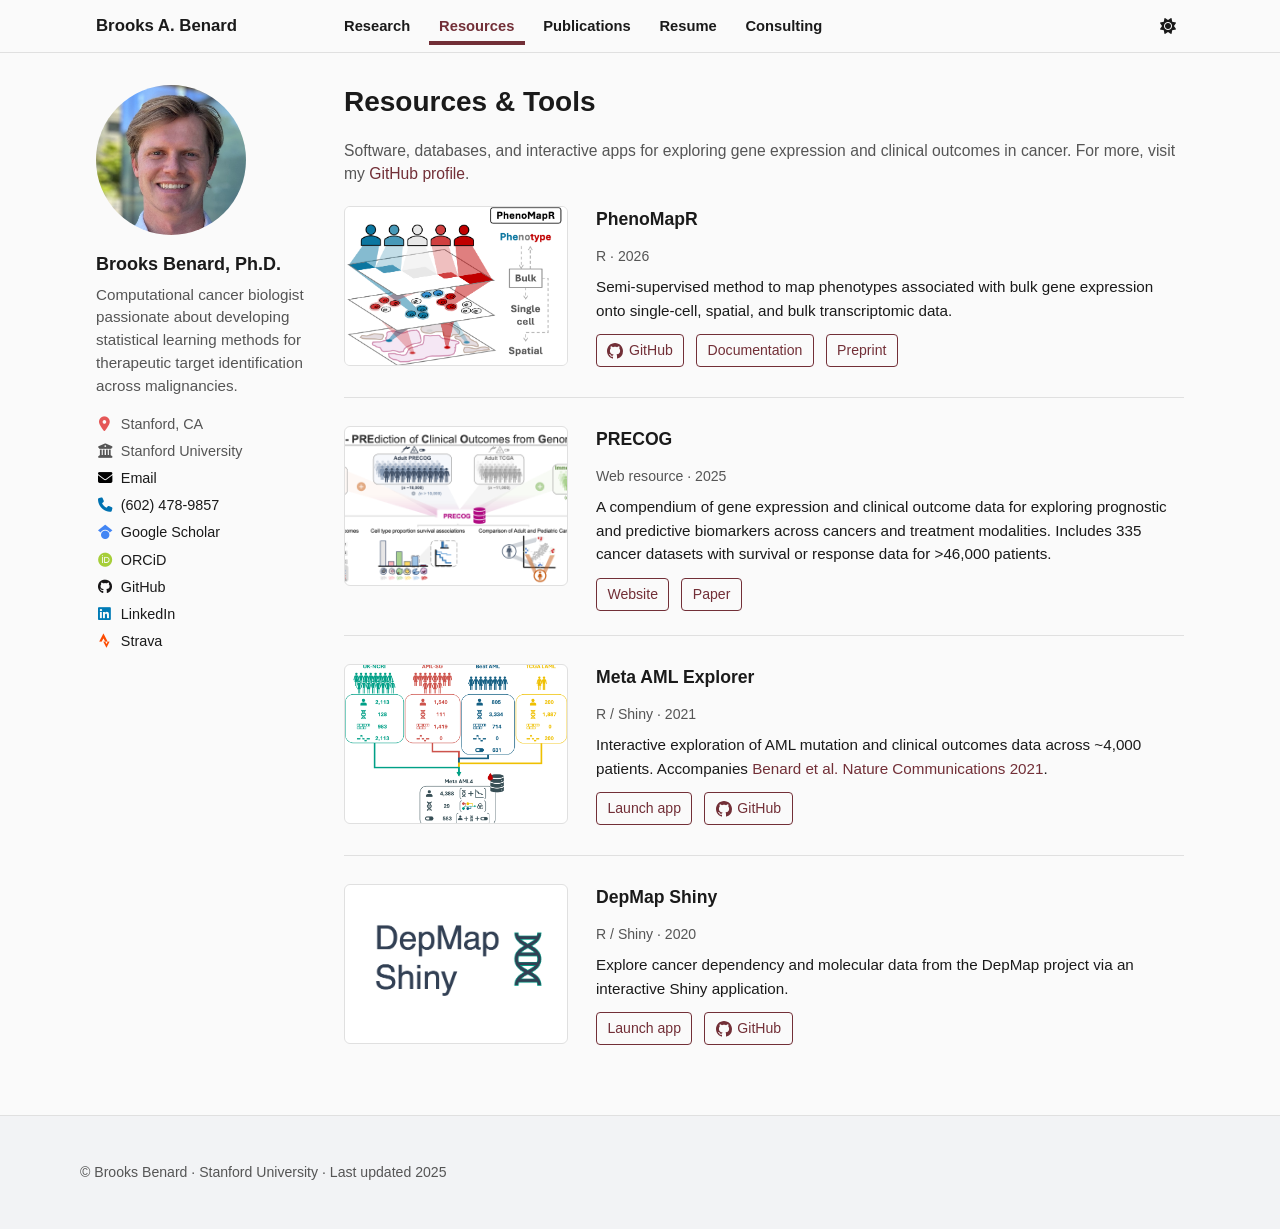
<file: resources.html>
<!DOCTYPE html>
<html lang="en">
<head>
  <script async src="https://www.googletagmanager.com/gtag/js?id=G-BHRQ6LT7GG"></script>
  <script>
    window.dataLayer = window.dataLayer || [];
    function gtag(){dataLayer.push(arguments);}
    gtag('js', new Date());
    gtag('config', 'G-BHRQ6LT7GG');
  </script>
  <meta charset="UTF-8" />
  <meta name="viewport" content="width=device-width, initial-scale=1.0" />
  <script>
    (function() {
      var t = localStorage.getItem('theme');
      if (t === 'dark' || (!t && window.matchMedia('(prefers-color-scheme: dark)').matches)) {
        document.documentElement.setAttribute('data-theme', 'dark');
      }
    })();
  </script>
  <title>Resources &amp; Tools - Brooks Benard, Ph.D.</title>
  <link rel="stylesheet" href="https://cdnjs.cloudflare.com/ajax/libs/font-awesome/6.5.1/css/all.min.css" crossorigin="anonymous" referrerpolicy="no-referrer" />
  <link rel="stylesheet" href="site.css?v=20260902e" />
</head>
<body>

<header class="masthead">
    <div class="masthead__inner">
      <a class="masthead__brand" href="index.html">Brooks A. Benard</a>
      <nav class="masthead__menu" aria-label="Main">
        <ul class="masthead__nav">
          <li><a href="research.html">Research</a></li>
          <li><a href="resources.html" class="is-active">Resources</a></li>
          <li><a href="publications.html">Publications</a></li>
          <li><a href="Brooks_Benard_Resume.pdf" target="_blank" rel="noopener">Resume</a></li>
          <li><a href="consulting.html">Consulting</a></li>
        </ul>
        <button type="button" class="theme-toggle" id="theme-toggle" aria-label="Toggle light and dark mode" title="Toggle theme">
          <i class="fa-solid fa-sun" id="theme-icon" aria-hidden="true"></i>
        </button>
      </nav>
    </div>
  </header>

  <div id="main">
    <aside class="sidebar" aria-label="Author profile">
      <div class="author__avatar">
        <img src="linkedin_pic.jpeg" alt="Brooks Benard" width="200" height="200" />
      </div>
      <h3 class="author__name">Brooks Benard, Ph.D.</h3>
      <p class="author__bio">Computational cancer biologist passionate about developing statistical learning methods for therapeutic target identification across malignancies.</p>
      <div class="author__urls-wrapper">
        <button class="follow-toggle" type="button" aria-expanded="false" aria-controls="author-urls">Follow</button>
        <ul class="author__urls social-icons" id="author-urls">
          <li class="author__desktop"><i class="fas fa-fw fa-location-dot icon-pad-right" aria-hidden="true"></i>Stanford, CA</li>
          <li class="author__desktop"><i class="fas fa-fw fa-building-columns icon-pad-right" aria-hidden="true"></i>Stanford University</li>
          <li><a href="mailto:bbenard@stanford.edu"><i class="fas fa-fw fa-envelope icon-pad-right" aria-hidden="true"></i>Email</a></li>
          <li><a href="tel:+16024789857"><i class="fas fa-fw fa-phone icon-pad-right" aria-hidden="true"></i>(602) 478-9857</a></li>
          <li><a href="https://scholar.google.com/citations?user=AJjgcfsAAAAJ&hl=en" target="_blank" rel="noopener"><i class="fab fa-fw fa-google-scholar icon-pad-right" aria-hidden="true"></i>Google Scholar</a></li>
          <li><a href="https://orcid.org/0000-0001-7154-744X" target="_blank" rel="noopener"><i class="fab fa-fw fa-orcid icon-pad-right" aria-hidden="true"></i>ORCiD</a></li>
          <li><a href="https://github.com/brooksbenard" target="_blank" rel="noopener"><i class="fab fa-fw fa-github icon-pad-right" aria-hidden="true"></i>GitHub</a></li>
          <li><a href="https://www.linkedin.com/in/brooksbenard/" target="_blank" rel="noopener"><i class="fab fa-fw fa-linkedin icon-pad-right" aria-hidden="true"></i>LinkedIn</a></li>
          <li><a href="https://www.strava.com/athletes/65176248" target="_blank" rel="noopener"><i class="fab fa-fw fa-strava icon-pad-right" aria-hidden="true"></i>Strava</a></li>
        </ul>
      </div>
    </aside>

    <main class="page">
      <article>
        <h1 class="page__title">Resources &amp; Tools</h1>
        <p class="page__lead">Software, databases, and interactive apps for exploring gene expression and clinical outcomes in cancer. For more, visit my <a href="https://github.com/brooksbenard" target="_blank" rel="noopener">GitHub profile</a>.</p>

        <div class="project">
          <div class="project-img">
            <img src="resource-logos/PhenoMapR_Vizual.png" alt="PhenoMapR visualization" width="225" height="160" />
          </div>
          <div class="project-text">
            <p class="title"><a href="https://brooksbenard.github.io/PhenoMapR/" target="_blank" rel="noopener">PhenoMapR</a></p>
            <p class="meta">R · 2026</p>
            <p class="description">Semi-supervised method to map phenotypes associated with bulk gene expression onto single-cell, spatial, and bulk transcriptomic data.</p>
            <div class="project-links">
              <a class="project-link" href="https://github.com/brooksbenard/PhenoMapR" target="_blank" rel="noopener" data-repo="brooksbenard/PhenoMapR">
                <svg viewBox="0 0 16 16" fill="currentColor" aria-hidden="true"><path d="M8 0C3.58 0 0 3.58 0 8c0 3.54 2.29 6.53 5.47 7.59.4.07.55-.17.55-.38 0-.19-.01-.82-.01-1.49-2.01.37-2.53-.49-2.69-.94-.09-.23-.48-.94-.82-1.13-.28-.15-.68-.52-.01-.53.63-.01 1.08.58 1.23.82.72 1.21 1.87.87 2.33.66.07-.52.28-.87.51-1.07-1.78-.2-3.64-.89-3.64-3.95 0-.87.31-1.59.82-2.15-.08-.2-.36-1.02.08-2.12 0 0 .67-.21 2.2.82.64-.18 1.32-.27 2-.27.68 0 1.36.09 2 .27 1.53-1.04 2.2-.82 2.2-.82.44 1.1.16 1.92.08 2.12.51.56.82 1.27.82 2.15 0 3.07-1.87 3.75-3.65 3.95.29.25.54.73.54 1.48 0 1.07-.01 1.93-.01 2.2 0 .21.15.46.55.38A8.013 8.013 0 0016 8c0-4.42-3.58-8-8-8z"/></svg>
                GitHub
              </a>
              <a class="project-link" href="https://brooksbenard.github.io/PhenoMapR/" target="_blank" rel="noopener">Documentation</a>
              <a class="project-link" href="https://www.biorxiv.org/content/10.64898/2026.09.08.749933v1" target="_blank" rel="noopener">Preprint</a>
              <span class="github-stats" aria-live="polite"><span class="stat-loading">Loading stats…</span></span>
            </div>
          </div>
        </div>

        <div class="project">
          <div class="project-img">
            <img src="resource-logos/PRECOG_Vizual.png" alt="PRECOG visualization" width="225" height="160" />
          </div>
          <div class="project-text">
            <p class="title"><a href="https://precog.stanford.edu/" target="_blank" rel="noopener">PRECOG</a></p>
            <p class="meta">Web resource · 2025</p>
            <p class="description">A compendium of gene expression and clinical outcome data for exploring prognostic and predictive biomarkers across cancers and treatment modalities. Includes 335 cancer datasets with survival or response data for &gt;46,000 patients.</p>
            <div class="project-links">
              <a class="project-link" href="https://precog.stanford.edu/" target="_blank" rel="noopener">Website</a>
              <a class="project-link" href="https://doi.org/10.1093/nar/gkaf1215" target="_blank" rel="noopener">Paper</a>
            </div>
          </div>
        </div>

        <div class="project">
          <div class="project-img">
            <img src="resource-logos/MetaAML_Vizual.png" alt="Meta AML Explorer visualization" width="225" height="160" />
          </div>
          <div class="project-text">
            <p class="title"><a href="https://brooks-benard.shinyapps.io/MetaAML_Shiny/" target="_blank" rel="noopener">Meta AML Explorer</a></p>
            <p class="meta">R / Shiny · 2021</p>
            <p class="description">Interactive exploration of AML mutation and clinical outcomes data across ~4,000 patients. Accompanies <a href="https://www.nature.com/articles/s41467-021-27472-5" target="_blank" rel="noopener">Benard et al. Nature Communications 2021</a>.</p>
            <div class="project-links">
              <a class="project-link" href="https://brooks-benard.shinyapps.io/MetaAML_Shiny/" target="_blank" rel="noopener">Launch app</a>
              <a class="project-link" href="https://github.com/brooksbenard/Meta_AML_Shiny" target="_blank" rel="noopener" data-repo="brooksbenard/Meta_AML_Shiny">
                <svg viewBox="0 0 16 16" fill="currentColor" aria-hidden="true"><path d="M8 0C3.58 0 0 3.58 0 8c0 3.54 2.29 6.53 5.47 7.59.4.07.55-.17.55-.38 0-.19-.01-.82-.01-1.49-2.01.37-2.53-.49-2.69-.94-.09-.23-.48-.94-.82-1.13-.28-.15-.68-.52-.01-.53.63-.01 1.08.58 1.23.82.72 1.21 1.87.87 2.33.66.07-.52.28-.87.51-1.07-1.78-.2-3.64-.89-3.64-3.95 0-.87.31-1.59.82-2.15-.08-.2-.36-1.02.08-2.12 0 0 .67-.21 2.2.82.64-.18 1.32-.27 2-.27.68 0 1.36.09 2 .27 1.53-1.04 2.2-.82 2.2-.82.44 1.1.16 1.92.08 2.12.51.56.82 1.27.82 2.15 0 3.07-1.87 3.75-3.65 3.95.29.25.54.73.54 1.48 0 1.07-.01 1.93-.01 2.2 0 .21.15.46.55.38A8.013 8.013 0 0016 8c0-4.42-3.58-8-8-8z"/></svg>
                GitHub
              </a>
              <span class="github-stats" aria-live="polite"><span class="stat-loading">Loading stats…</span></span>
            </div>
          </div>
        </div>

        <div class="project">
          <div class="project-img">
            <img class="project-img--fit" src="resource-logos/DepMap_Vizual.png" alt="DepMap Shiny visualization" width="225" height="160" />
          </div>
          <div class="project-text">
            <p class="title"><a href="https://brooks-benard.shinyapps.io/DepMap_Shiny/" target="_blank" rel="noopener">DepMap Shiny</a></p>
            <p class="meta">R / Shiny · 2020</p>
            <p class="description">Explore cancer dependency and molecular data from the DepMap project via an interactive Shiny application.</p>
            <div class="project-links">
              <a class="project-link" href="https://brooks-benard.shinyapps.io/DepMap_Shiny/" target="_blank" rel="noopener">Launch app</a>
              <a class="project-link" href="https://github.com/brooksbenard/DepMap_Shiny" target="_blank" rel="noopener" data-repo="brooksbenard/DepMap_Shiny">
                <svg viewBox="0 0 16 16" fill="currentColor" aria-hidden="true"><path d="M8 0C3.58 0 0 3.58 0 8c0 3.54 2.29 6.53 5.47 7.59.4.07.55-.17.55-.38 0-.19-.01-.82-.01-1.49-2.01.37-2.53-.49-2.69-.94-.09-.23-.48-.94-.82-1.13-.28-.15-.68-.52-.01-.53.63-.01 1.08.58 1.23.82.72 1.21 1.87.87 2.33.66.07-.52.28-.87.51-1.07-1.78-.2-3.64-.89-3.64-3.95 0-.87.31-1.59.82-2.15-.08-.2-.36-1.02.08-2.12 0 0 .67-.21 2.2.82.64-.18 1.32-.27 2-.27.68 0 1.36.09 2 .27 1.53-1.04 2.2-.82 2.2-.82.44 1.1.16 1.92.08 2.12.51.56.82 1.27.82 2.15 0 3.07-1.87 3.75-3.65 3.95.29.25.54.73.54 1.48 0 1.07-.01 1.93-.01 2.2 0 .21.15.46.55.38A8.013 8.013 0 0016 8c0-4.42-3.58-8-8-8z"/></svg>
                GitHub
              </a>
              <span class="github-stats" aria-live="polite"><span class="stat-loading">Loading stats…</span></span>
            </div>
          </div>
        </div>
      </article>
    </main>
  </div>

  <footer class="page__footer">
    <div class="page__footer-inner">
      <p>© Brooks Benard · Stanford University · Last updated <span id="last-updated">2025</span></p>
    </div>
  </footer>

  <script src="site.js?v=20260902e"></script>
</body>
</html>
</file>
<file: site.css>
:root {
  --bg: #fafafa;
  --surface: #f2f3f5;
  --text: #1a1a1a;
  --text-muted: #555;
  --accent: #722f37;
  --border: #e0e0e0;
  --sidebar-width: 13.5rem;
  --masthead-height: 3.25rem;
  --content-max: 68rem;
  --font-sans: -apple-system, BlinkMacSystemFont, "Segoe UI", Roboto, "Helvetica Neue", Arial, sans-serif;
}

html[data-theme="dark"] {
  --bg: #151515;
  --surface: #1f1f1f;
  --text: #e8e8e8;
  --text-muted: #b0b0b0;
  --accent: #d4848d;
  --border: #333;
}

* {
  box-sizing: border-box;
}

html {
  scroll-behavior: smooth;
}

body {
  margin: 0;
  font-family: var(--font-sans);
  background: var(--bg);
  color: var(--text);
  line-height: 1.5;
  font-size: 1rem;
  text-align: left;
}

a {
  color: var(--accent);
  text-decoration: none;
}

a:hover {
  text-decoration: underline;
}


.masthead {
  position: sticky;
  top: 0;
  z-index: 1000;
  width: 100%;
  background: var(--bg);
  border-bottom: 1px solid var(--border);
}

.masthead__inner {
  max-width: calc(var(--content-max) + 2rem);
  margin: 0 auto;
  padding: 0 1rem;
  min-height: var(--masthead-height);
  display: grid;
  grid-template-columns: var(--sidebar-width) minmax(0, 1fr);
  gap: 2rem;
  align-items: center;
}

.masthead__menu {
  display: flex;
  align-items: center;
  flex-wrap: wrap;
  gap: 0.25rem 1.1rem;
  width: 100%;
  min-width: 0;
}

.masthead__brand {
  position: relative;
  display: inline-block;
  font-size: 1.05rem;
  font-weight: 700;
  color: var(--text);
  text-decoration: none;
  white-space: nowrap;
  padding: 0.5rem 0;
}

.masthead__brand::before {
  content: "";
  position: absolute;
  left: 0;
  bottom: 0;
  height: 4px;
  width: 100%;
  background: var(--accent);
  transform: scaleX(0);
  transform-origin: left center;
  transition: transform 0.2s ease-in-out;
}

.masthead__brand:hover {
  color: var(--accent);
  text-decoration: none;
}

.masthead__brand:hover::before {
  transform: scaleX(1);
}

.masthead__nav {
  list-style: none;
  margin: 0;
  padding: 0;
  display: flex;
  flex-wrap: wrap;
  justify-content: flex-start;
  align-items: center;
  gap: 0 0.5rem;
  font-size: 0.92rem;
  flex: 1;
}

.masthead__nav a {
  position: relative;
  display: inline-block;
  padding: 0.5rem 0.65rem;
  color: var(--text);
  font-weight: 600;
  text-decoration: none;
}

.masthead__nav li:first-child a {
  padding-left: 0;
}

.masthead__nav a::before {
  content: "";
  position: absolute;
  left: 0;
  bottom: 0;
  height: 4px;
  width: 100%;
  background: var(--accent);
  transform: scaleX(0);
  transform-origin: left center;
  transition: transform 0.2s ease-in-out;
}

.masthead__nav a:hover,
.masthead__nav a.is-active {
  color: var(--accent);
  text-decoration: none;
}

.masthead__nav a:hover::before,
.masthead__nav a.is-active::before {
  transform: scaleX(1);
}

.theme-toggle {
  margin-left: auto;
  display: inline-flex;
  align-items: center;
  justify-content: center;
  width: 2rem;
  height: 2rem;
  padding: 0;
  border: none;
  border-radius: 4px;
  background: transparent;
  color: var(--text);
  cursor: pointer;
  font-size: 1rem;
  flex-shrink: 0;
}

.theme-toggle:hover {
  color: var(--accent);
}

#main {
  width: 100%;
  max-width: calc(var(--content-max) + 2rem);
  margin: 0 auto;
  padding: 2rem 1rem 3rem;
  display: grid;
  grid-template-columns: var(--sidebar-width) minmax(0, 1fr);
  gap: 2rem;
  align-items: start;
}

.sidebar {
  position: sticky;
  top: calc(var(--masthead-height) + 1.5rem);
}

.author__avatar {
  width: 100%;
  max-width: 150px;
  margin: 0 0 1rem;
  border-radius: 50%;
  overflow: hidden;
  aspect-ratio: 1;
}

.author__avatar img {
  width: 100%;
  height: 100%;
  object-fit: cover;
  display: block;
}

.author__name {
  font-size: 1.125rem;
  font-weight: 700;
  margin: 0 0 0.35rem;
  text-align: left;
}

.author__bio {
  color: var(--text-muted);
  font-size: 0.95rem;
  line-height: 1.5;
  margin: 0 0 1rem;
  text-align: left;
}

.follow-toggle {
  display: none;
  width: 100%;
  padding: 0.45rem 0.75rem;
  margin-bottom: 0.5rem;
  border: 1px solid var(--border);
  border-radius: 4px;
  background: var(--surface);
  color: var(--text);
  font-family: inherit;
  font-size: 0.9rem;
  font-weight: 600;
  cursor: pointer;
  text-align: left;
}

.author__urls {
  list-style: none;
  margin: 0;
  padding: 0;
  font-size: 0.9rem;
}

.author__urls.social-icons a {
  color: var(--text);
  text-decoration: none;
}

.author__urls.social-icons a:hover {
  color: var(--accent);
  text-decoration: none;
}

.author__urls li {
  margin-bottom: 0.35rem;
  line-height: 1.5;
}

.author__urls a {
  color: var(--text);
  text-decoration: none;
}

.author__urls a:hover {
  color: var(--accent);
  text-decoration: none;
}

.author__urls .icon-pad-right {
  width: 1.1rem;
  margin-right: 0.45rem;
  text-align: center;
}

/* Brand-colored sidebar icons (AcademicPages-style) */
.author__urls.social-icons .fa,
.author__urls.social-icons .fab,
.author__urls.social-icons .fas {
  color: #000;
}

.author__urls.social-icons .fa-location-dot {
  color: #e55757;
}

.author__urls.social-icons .fa-building-columns {
  color: var(--text-muted);
}

.author__urls.social-icons .fa-envelope {
  color: #000;
}

.author__urls.social-icons .fa-phone {
  color: #0072b1;
}

.author__urls.social-icons .fa-google-scholar {
  color: #4285f4;
}

.author__urls.social-icons .fa-orcid {
  color: #a6ce39;
}

.author__urls.social-icons .fa-github {
  color: #171516;
}

.author__urls.social-icons .fa-linkedin {
  color: #007bb6;
}

.author__urls.social-icons .fa-strava {
  color: #fc4c02;
}

.author__desktop {
  color: var(--text-muted);
}

.page {
  min-width: 0;
  text-align: left;
}

.page__title {
  font-size: 1.75rem;
  font-weight: 700;
  margin: 0 0 1.25rem;
  line-height: 1.2;
}

.bio {
  margin-bottom: 1.1rem;
  font-size: 1rem;
}

.bio:last-child {
  margin-bottom: 0;
}

.research-subhead {
  margin-bottom: 0.25rem;
  font-size: 1rem;
}

.research-overview .research-lead {
  margin: 0 0 2rem;
  padding: 0 0 0 1rem;
  border-left: 3px solid color-mix(in srgb, var(--accent) 35%, transparent);
  color: var(--text-muted);
  font-size: 1.05rem;
  font-style: italic;
  line-height: 1.55;
}

.research-timeline {
  position: relative;
  margin: 0;
  padding: 0;
  list-style: none;
}

.research-timeline__line {
  position: absolute;
  left: 0.4rem;
  top: 1.15rem;
  width: 2px;
  background: var(--border);
  z-index: 0;
  pointer-events: none;
}

.research-section {
  position: relative;
  margin: 0 0 2rem;
  padding-left: 1.75rem;
}

.research-section:last-child {
  margin-bottom: 0;
}

.research-section::before {
  content: "";
  position: absolute;
  top: 0.4rem;
  left: 0.1rem;
  width: 0.8rem;
  height: 0.8rem;
  border-radius: 50%;
  background: var(--accent);
  border: 2px solid var(--accent);
  box-sizing: border-box;
  z-index: 1;
  box-shadow: 0 0 0 4px var(--bg);
}

.research-section h2 {
  margin: 0 0 0.75rem;
  font-size: 1.2rem;
  font-weight: 700;
  line-height: 1.35;
  color: var(--text);
}

.research-heading-meta {
  font-weight: 400;
  color: var(--text-muted);
}

.research-heading-meta a {
  color: var(--text-muted);
  text-decoration: none;
}

.research-heading-meta a:hover {
  color: var(--accent);
  text-decoration: underline;
}

.research-section .bio:last-child {
  margin-bottom: 0;
}

.research-section--undergrad {
  overflow: visible;
}

.research-section--branched {
  overflow: visible;
}

.research-section--branched h2 {
  margin-bottom: 0.85rem;
}

.research-branches__curves {
  position: absolute;
  left: 0;
  top: 0;
  width: 100%;
  height: 100%;
  overflow: visible;
  pointer-events: none;
  color: #ececec;
  z-index: 0;
}

[data-theme="dark"] .research-branches__curves {
  color: #2a2a2a;
}

.research-branches__list {
  list-style: none;
  margin: 0;
  padding: 0;
  position: relative;
  z-index: 1;
}

.research-branch {
  position: relative;
  margin: 0 0 1.1rem;
  padding-left: 1.35rem;
}

.research-branch:last-child {
  margin-bottom: 0;
}

.research-branch__dot {
  position: absolute;
  left: 0;
  top: 0.4em;
  width: 0.7rem;
  height: 0.7rem;
  border-radius: 50%;
  border: 2px solid var(--accent);
  background: var(--bg);
  box-sizing: border-box;
  box-shadow: 0 0 0 3px var(--bg);
}

.research-branch .bio {
  margin-bottom: 0;
}

.research-branch__body {
  min-width: 0;
}

.research-branch--split .research-branch__body {
  display: flow-root;
}

.research-branch--split .research-branch__figure {
  float: right;
  width: 58%;
  margin: 0 0 0.45rem 1.15rem;
}

.research-branch--split .bio {
  margin: 0;
}

.research-branch--split .research-branch__links {
  margin-top: 0.55rem;
}

.research-branch__links {
  display: flex;
  flex-wrap: wrap;
  gap: 0.4rem;
  margin-top: 0.45rem;
  justify-content: flex-start;
}

.research-branch__links .project-link {
  padding: 0.12rem 0.45rem;
  font-size: 0.8rem;
  line-height: 1.2;
  border-radius: 3px;
}

.research-branch__figure--phd {
  margin: 0;
  width: 100%;
  max-width: 44rem;
}

.research-branch__phd-media {
  display: flex;
  flex-direction: column;
  align-items: flex-start;
  gap: 0.65rem;
  margin-top: 0.85rem;
}

.research-branch__phd-links {
  margin-top: 0;
  flex-direction: row;
  flex-wrap: wrap;
  align-items: center;
}

.research-branch--stack .research-branch__figure {
  margin-top: 0;
}

.research-branch__keats-media {
  display: grid;
  grid-template-columns: 1fr 1fr;
  gap: 0.85rem;
  margin-top: 0.75rem;
  align-items: stretch;
}

.research-branch__keats-media .research-branch__figure {
  display: flex;
  margin: 0;
}

.research-branch__keats-media img,
.research-branch__keats-media .research-branch__figure img {
  width: 100%;
  height: 13.5rem;
  object-fit: contain;
  object-position: center;
}

.research-branch__method-media {
  display: grid;
  grid-template-columns: minmax(0, 1fr) auto;
  gap: 0.85rem 1rem;
  margin-top: 0.85rem;
  align-items: center;
  justify-items: stretch;
}

.research-branch__figure--viz {
  width: 100%;
  max-width: none;
  justify-self: stretch;
}

.research-branch__method-aside {
  display: flex;
  flex-direction: column;
  align-items: center;
  gap: 0.55rem;
  max-width: 7.5rem;
}

.research-branch__figure--logo {
  width: 100%;
  max-width: 6.75rem;
}

.research-branch__method-aside .research-branch__links {
  margin-top: 0;
  justify-content: center;
}

@media (max-width: 700px) {
  .research-branch__keats-media,
  .research-branch__method-media {
    grid-template-columns: 1fr;
  }

  .research-branch__figure--phd {
    max-width: 100%;
  }

  .research-branch__figure--viz {
    max-width: 100%;
  }

  .research-branch__method-aside {
    max-width: none;
    flex-direction: row;
    flex-wrap: wrap;
    justify-content: flex-start;
  }

  .research-branch__figure--logo {
    max-width: 5.5rem;
  }
}

.research-branch__figure {
  margin: 0;
  line-height: 0;
}

.research-branch__figure img {
  display: block;
  width: 100%;
  height: auto;
  border-radius: 4px;
  background: #fff;
  border: 1px solid color-mix(in srgb, var(--text) 12%, var(--border));
  box-shadow: 0 1px 3px color-mix(in srgb, #000 10%, transparent),
              0 0 0 1px color-mix(in srgb, var(--text) 4%, transparent);
}

.research-branch__figure--logo img {
  border: none;
  box-shadow: none;
  background: transparent;
  border-radius: 0;
}

@media (max-width: 700px) {
  .research-branch--split .research-branch__body {
    display: flex;
    flex-direction: column;
  }

  .research-branch--split .research-branch__figure {
    float: none;
    width: 100%;
    margin: 0.75rem 0 0;
    order: 3;
  }

  .research-branch--split .bio {
    order: 1;
  }

  .research-branch--split .research-branch__links {
    order: 2;
  }
}

.undergrad-sublist {
  margin: 0.25rem 0 0 1.5rem;
  padding-left: 0;
}

.item {
  padding: 1rem 0;
  border-bottom: 1px solid var(--border);
}

.item:last-child {
  border-bottom: none;
  padding-bottom: 0;
}

.item h3 {
  font-size: 1rem;
  font-weight: 600;
  margin: 0 0 0.25rem;
  line-height: 1.4;
}

.item h3 a {
  color: var(--text);
  text-decoration: none;
}

.item h3 a:hover {
  color: var(--accent);
  text-decoration: none;
}

.item .meta {
  font-size: 0.88rem;
  color: var(--text-muted);
  margin-bottom: 0.35rem;
}

.item .meta a {
  color: var(--accent);
  text-decoration: none;
}

.item p {
  margin: 0;
  font-size: 0.95rem;
}

.pub-links {
  margin: 0 0 1rem;
  font-size: 0.9rem;
  color: var(--text-muted);
}

.pub-links .scholar-link {
  color: #1a73e8;
  text-decoration: none;
}

.pub-links .orcid-link {
  color: #a6ce39;
  text-decoration: none;
}

/* Publications (Kristy-style cards + filters) */
.publications-page {
  position: relative;
}

.publications-page > .page__title,
.publications-page > .pub-links,
.publications-page > .page__lead {
  padding-right: 12.5rem;
}

.scholar-metrics {
  position: absolute;
  top: 0;
  right: 0;
  width: 11.25rem;
  padding: 0.45rem 0.55rem 0.5rem;
  background: var(--surface);
  border: 1px solid var(--border);
  border-radius: 8px;
  text-decoration: none;
  color: var(--text);
  transition: border-color 0.15s;
  z-index: 2;
  display: block;
}

.scholar-metrics:hover {
  border-color: var(--accent);
  text-decoration: none;
}

.scholar-metrics__chart {
  display: block;
  width: 100%;
  height: auto;
  color: var(--accent);
  margin-top: 0;
}

.scholar-metrics__stats {
  position: absolute;
  top: 0.45rem;
  left: 0.55rem;
  display: flex;
  flex-direction: column;
  align-items: flex-start;
  gap: 0.05rem;
  margin: 0;
  padding: 0;
  font-size: 0.68rem;
  color: var(--text-muted);
  line-height: 1.15;
  text-align: left;
  pointer-events: none;
  z-index: 1;
}

.scholar-metrics__stats strong {
  color: var(--text);
  font-weight: 700;
}

@media (max-width: 640px) {
  .publications-page > .page__title,
  .publications-page > .pub-links,
  .publications-page > .page__lead {
    padding-right: 0;
  }

  .scholar-metrics {
    position: static;
    width: 100%;
    max-width: 14rem;
    margin: 0 0 1rem;
  }
}

.filters {
  margin: 0 0 1.5rem;
  display: flex;
  flex-wrap: wrap;
  gap: 0.35rem;
}

.filter-btn {
  display: inline-block;
  padding: 0.35rem 0.85rem;
  border: 1px solid var(--border);
  border-radius: 999px;
  background: var(--surface);
  color: var(--text);
  cursor: pointer;
  font-size: 0.88rem;
  font-family: inherit;
  transition: background 0.15s, color 0.15s, border-color 0.15s;
}

.filter-btn:hover {
  border-color: var(--accent);
}

.filter-btn.active {
  background: var(--accent);
  border-color: var(--accent);
  color: #fff;
}

.pub {
  display: flex;
  align-items: flex-start;
  margin-bottom: 1.75rem;
  padding-bottom: 1.5rem;
  border-bottom: 1px solid var(--border);
}

.pub:last-child {
  margin-bottom: 0;
  padding-bottom: 0;
  border-bottom: none;
}

.pub-img {
  flex: 0 0 14rem;
  margin-right: 1.75rem;
}

.pub-img img {
  width: 100%;
  height: 10rem;
  object-fit: cover;
  border-radius: 6px;
  border: 1px solid var(--border);
  background: #fff;
}

.pub-text {
  flex: 1;
  min-width: 0;
}

.pub-text .title {
  font-weight: 700;
  font-size: 1.1rem;
  margin: 0 0 0.35rem;
  line-height: 1.35;
}

.pub-text .title a {
  color: var(--text);
  text-decoration: none;
}

.pub-text .title a:hover {
  color: var(--accent);
  text-decoration: underline;
}

.pub-text .meta {
  font-size: 0.9rem;
  margin: 0 0 0.5rem;
  color: var(--text-muted);
}

.pub-text .meta strong {
  color: var(--text);
  font-weight: 700;
}

.pub-text .abstract {
  font-size: 0.95rem;
  margin: 0;
  line-height: 1.55;
  color: var(--text);
}

.abstract-actions {
  display: flex;
  align-items: center;
  gap: 0.65rem;
  margin-top: 0.35rem;
}

.show-more {
  font-size: 0.9rem;
  background: none;
  border: none;
  color: var(--accent);
  cursor: pointer;
  padding: 0;
  font-family: inherit;
}

.show-more:hover {
  text-decoration: underline;
}

.tags {
  margin-top: 0.55rem;
  display: flex;
  flex-wrap: wrap;
  align-items: center;
  gap: 0.4rem;
}

.tag {
  display: inline-block;
  font-size: 0.75rem;
  background: var(--surface);
  border: 1px solid var(--border);
  border-radius: 999px;
  padding: 0.15rem 0.55rem;
  color: var(--text-muted);
}

.tag-link {
  display: inline-block;
  font-size: 0.75rem;
  font-weight: 600;
  background: transparent;
  border: 1px solid var(--accent);
  border-radius: 999px;
  padding: 0.15rem 0.65rem;
  color: var(--accent);
  text-decoration: none;
}

.tag-link:hover {
  background: var(--accent);
  color: #fff;
  text-decoration: none;
}

@media (max-width: 640px) {
  .pub {
    flex-direction: column;
  }

  .pub-img {
    flex: none;
    width: 100%;
    margin-right: 0;
    margin-bottom: 1rem;
  }
}

.bio a.strava-link {
  color: var(--text);
  font-weight: 600;
}

.bio a.strava-link .fa-strava {
  color: #fc4c02;
}

.bio a.strava-link:hover {
  color: var(--accent);
}

.bio a.strava-link:hover .fa-strava {
  color: #e04502;
}

/* Quick-access link widgets */
.links {
  display: flex;
  flex-wrap: wrap;
  gap: 0.75rem;
  margin: 0 0 2rem;
}

.link-card {
  display: inline-flex;
  align-items: center;
  gap: 0.5rem;
  padding: 0.65rem 1rem;
  background: var(--surface);
  border: 1px solid var(--border);
  border-radius: 8px;
  color: var(--text);
  text-decoration: none;
  font-size: 0.9rem;
  transition: border-color 0.2s, background 0.2s;
}

.link-card:hover {
  border-color: var(--accent);
  background: color-mix(in srgb, var(--accent) 10%, var(--surface));
  text-decoration: none;
}

.link-card svg {
  width: 18px;
  height: 18px;
  flex-shrink: 0;
}

.link-card span {
  font-weight: 500;
}

.page__lead {
  margin: 0 0 1.25rem;
  color: var(--text-muted);
  font-size: 0.98rem;
}

/* GitHub-style project cards */
.project {
  display: flex;
  align-items: flex-start;
  margin-bottom: 1.75rem;
  padding-bottom: 1.5rem;
  border-bottom: 1px solid var(--border);
}

.project:last-child {
  margin-bottom: 0;
  padding-bottom: 0;
  border-bottom: none;
}

.project-img {
  flex: 0 0 14rem;
  margin-right: 1.75rem;
}

.project-img img {
  width: 100%;
  height: 10rem;
  object-fit: cover;
  border-radius: 6px;
  border: 1px solid var(--border);
  background: #fff;
}

.project-img img.project-img--fit {
  object-fit: contain;
  padding: 0.65rem;
  box-sizing: border-box;
}

.project-text {
  flex: 1;
  min-width: 0;
}

.project-text .title {
  font-weight: 700;
  font-size: 1.1rem;
  margin: 0 0 0.35rem;
}

.project-text .title a {
  color: var(--text);
  text-decoration: none;
}

.project-text .title a:hover {
  color: var(--accent);
  text-decoration: underline;
}

.project-text .meta {
  font-size: 0.88rem;
  margin-bottom: 0.5rem;
  color: var(--text-muted);
}

.project-text .description {
  font-size: 0.95rem;
  margin: 0;
  line-height: 1.55;
}

.project-links {
  margin-top: 0.75rem;
  display: flex;
  gap: 0.75rem;
  flex-wrap: wrap;
  align-items: center;
}

.project-link {
  display: inline-flex;
  align-items: center;
  font-size: 0.88rem;
  color: var(--accent);
  text-decoration: none;
  padding: 0.3rem 0.65rem;
  border: 1px solid var(--accent);
  border-radius: 4px;
  transition: background 0.2s, color 0.2s;
}

.project-link:hover {
  background: var(--accent);
  color: var(--bg);
  text-decoration: none;
}

.project-link svg {
  width: 1rem;
  height: 1rem;
  margin-right: 0.35rem;
}

.github-stats {
  display: inline-flex;
  gap: 0.75rem;
  font-size: 0.85rem;
  color: var(--text-muted);
}

.github-stats .stat {
  display: inline-flex;
  align-items: center;
  gap: 0.3rem;
}

.github-stats .stat svg {
  width: 0.9rem;
  height: 0.9rem;
  fill: var(--text-muted);
}

.github-stats .stat-loading {
  color: var(--text-muted);
  font-size: 0.82rem;
  font-style: italic;
}

@media (max-width: 640px) {
  .project {
    flex-direction: column;
  }

  .project-img {
    flex: none;
    width: 100%;
    margin-right: 0;
    margin-bottom: 1rem;
  }

  .consulting-item {
    flex-direction: column;
  }

  .consulting-logo {
    flex: none;
    width: 100%;
    margin-right: 0;
    margin-bottom: 1rem;
  }
}

/* Consulting company cards */
.consulting-item {
  display: flex;
  align-items: center;
  margin-bottom: 1.5rem;
  padding-bottom: 1.5rem;
  border-bottom: 1px solid var(--border);
}

.consulting-item:last-child {
  margin-bottom: 0;
  padding-bottom: 0;
  border-bottom: none;
}

.consulting-logo {
  flex: 0 0 11rem;
  margin-right: 1.5rem;
  display: flex;
  align-items: center;
  justify-content: center;
  height: 5rem;
  padding: 0.75rem 1rem;
  background: #1a2332;
  border: 1px solid var(--border);
  border-radius: 6px;
  text-decoration: none;
  transition: border-color 0.2s;
}

.consulting-logo:hover {
  border-color: var(--accent);
  text-decoration: none;
}

.consulting-logo--light {
  background: var(--surface);
}

.consulting-logo--balsam {
  background: color-mix(in srgb, var(--surface) 88%, #ffffff);
}

html[data-theme="dark"] .consulting-logo--balsam {
  background: color-mix(in srgb, var(--surface) 70%, #2a3020);
}

.consulting-logo--balsam img,
.consulting-logo--balsam svg {
  max-height: 2.75rem;
}

.consulting-logo--static {
  cursor: default;
}

.consulting-logo--static:hover {
  border-color: var(--border);
}

.consulting-logo img,
.consulting-logo svg {
  max-width: 100%;
  max-height: 3.25rem;
  width: auto;
  height: auto;
  object-fit: contain;
}

.consulting-text {
  flex: 1;
  min-width: 0;
}

.consulting-text h3 {
  margin: 0 0 0.35rem;
  font-size: 1.1rem;
  font-weight: 700;
  color: var(--text);
}

.consulting-text h3 a {
  color: var(--text);
  text-decoration: none;
}

.consulting-text h3 a:hover {
  color: var(--accent);
  text-decoration: underline;
}

.consulting-text .meta {
  margin: 0;
  font-size: 0.88rem;
  color: var(--text-muted);
}

.consulting-summary {
  margin: 0;
  font-size: 0.95rem;
  line-height: 1.55;
  color: var(--text);
}

.consulting-summary + .meta {
  margin-top: 0.35rem;
}

.page__footer {
  width: 100%;
  border-top: 1px solid var(--border);
  background: var(--surface);
  padding: 2rem 1rem;
  margin-top: 1rem;
}

.page__footer-inner {
  max-width: calc(var(--content-max) + 2rem);
  margin: 0 auto;
  text-align: left;
  font-size: 0.88rem;
  color: var(--text-muted);
}

@media (max-width: 900px) {
  #main {
    grid-template-columns: 1fr;
    gap: 1.5rem;
    padding-top: 1.5rem;
  }

  .sidebar {
    position: static;
    max-width: none;
  }

  .follow-toggle {
    display: block;
  }

  .author__urls {
    display: none;
  }

  .author__urls.is-open {
    display: block;
    padding-top: 0.5rem;
  }

  .masthead__inner {
    grid-template-columns: 1fr;
    gap: 0.5rem;
    padding-top: 0.65rem;
    padding-bottom: 0.65rem;
    min-height: auto;
  }

  .masthead__menu {
    gap: 0.5rem 1rem;
  }

  .theme-toggle {
    margin-left: 0;
  }
}

@media (max-width: 480px) {
  .page__title {
    font-size: 1.55rem;
  }

  .author__avatar {
    max-width: 130px;
  }
}
</file>
